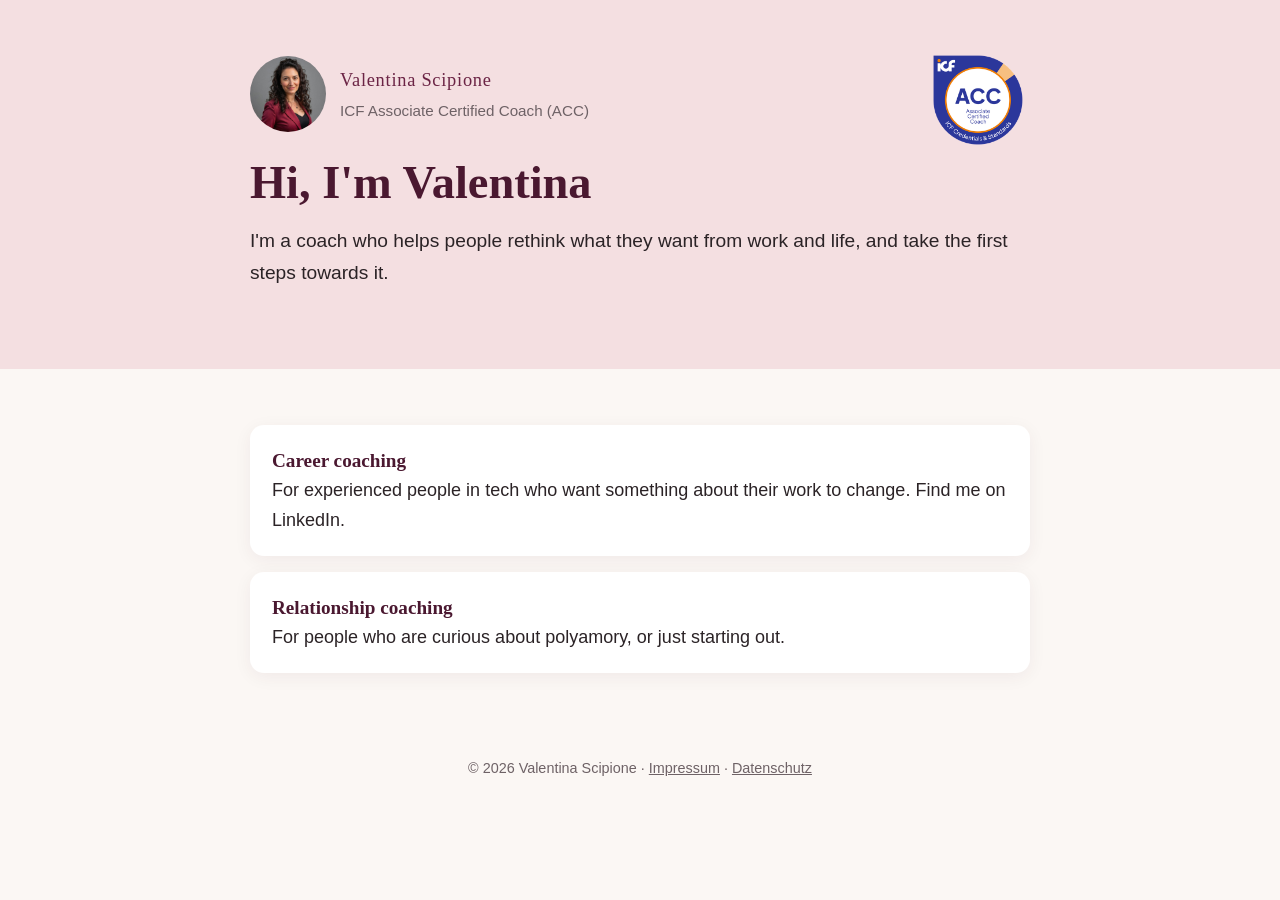
<file: index.html>
<!DOCTYPE html>
<html lang="en">
<head>
  <meta charset="utf-8">
  <meta name="viewport" content="width=device-width, initial-scale=1">
  <title>Valentina Scipione | Coach</title>
  <meta name="description" content="Valentina Scipione, Career Coach and Relationship Coach based in Berlin.">
  <link rel="stylesheet" href="styles.css">
</head>
<body>
  <header class="hero">
    <div class="wrap">
      <img class="hero-badge" src="assets/icf-acc-badge.png" alt="ICF Associate Certified Coach (ACC) badge" width="104" height="104">
      <div class="eyebrow">
        <img src="assets/valentina-portrait.jpg" alt="" width="64" height="64">
        <div>
          <p class="name">Valentina Scipione</p>
          <p class="role">ICF Associate Certified Coach (ACC)</p>
        </div>
      </div>
      <h1>Hi, I'm Valentina</h1>
      <p class="lead">I'm a coach who helps people rethink what they want from work and life, and take the first steps towards it.</p>
    </div>
  </header>
  <main>
    <section class="wrap" style="max-width: 820px;">
      <div class="home-links">
        <a class="home-card" href="https://www.linkedin.com/in/valentinascipione/">
          <strong>Career coaching</strong>
          For experienced people in tech who want something about their work to change. Find me on LinkedIn.
        </a>
        <a class="home-card" href="relationships/">
          <strong>Relationship coaching</strong>
          For people who are curious about polyamory, or just starting out.
        </a>
      </div>
    </section>
  </main>
  <footer>
    <div class="wrap">
      &copy; 2026 Valentina Scipione &middot; <a href="impressum.html">Impressum</a> &middot; <a href="datenschutz.html">Datenschutz</a>
    </div>
  </footer>
</body>
</html>
</file>
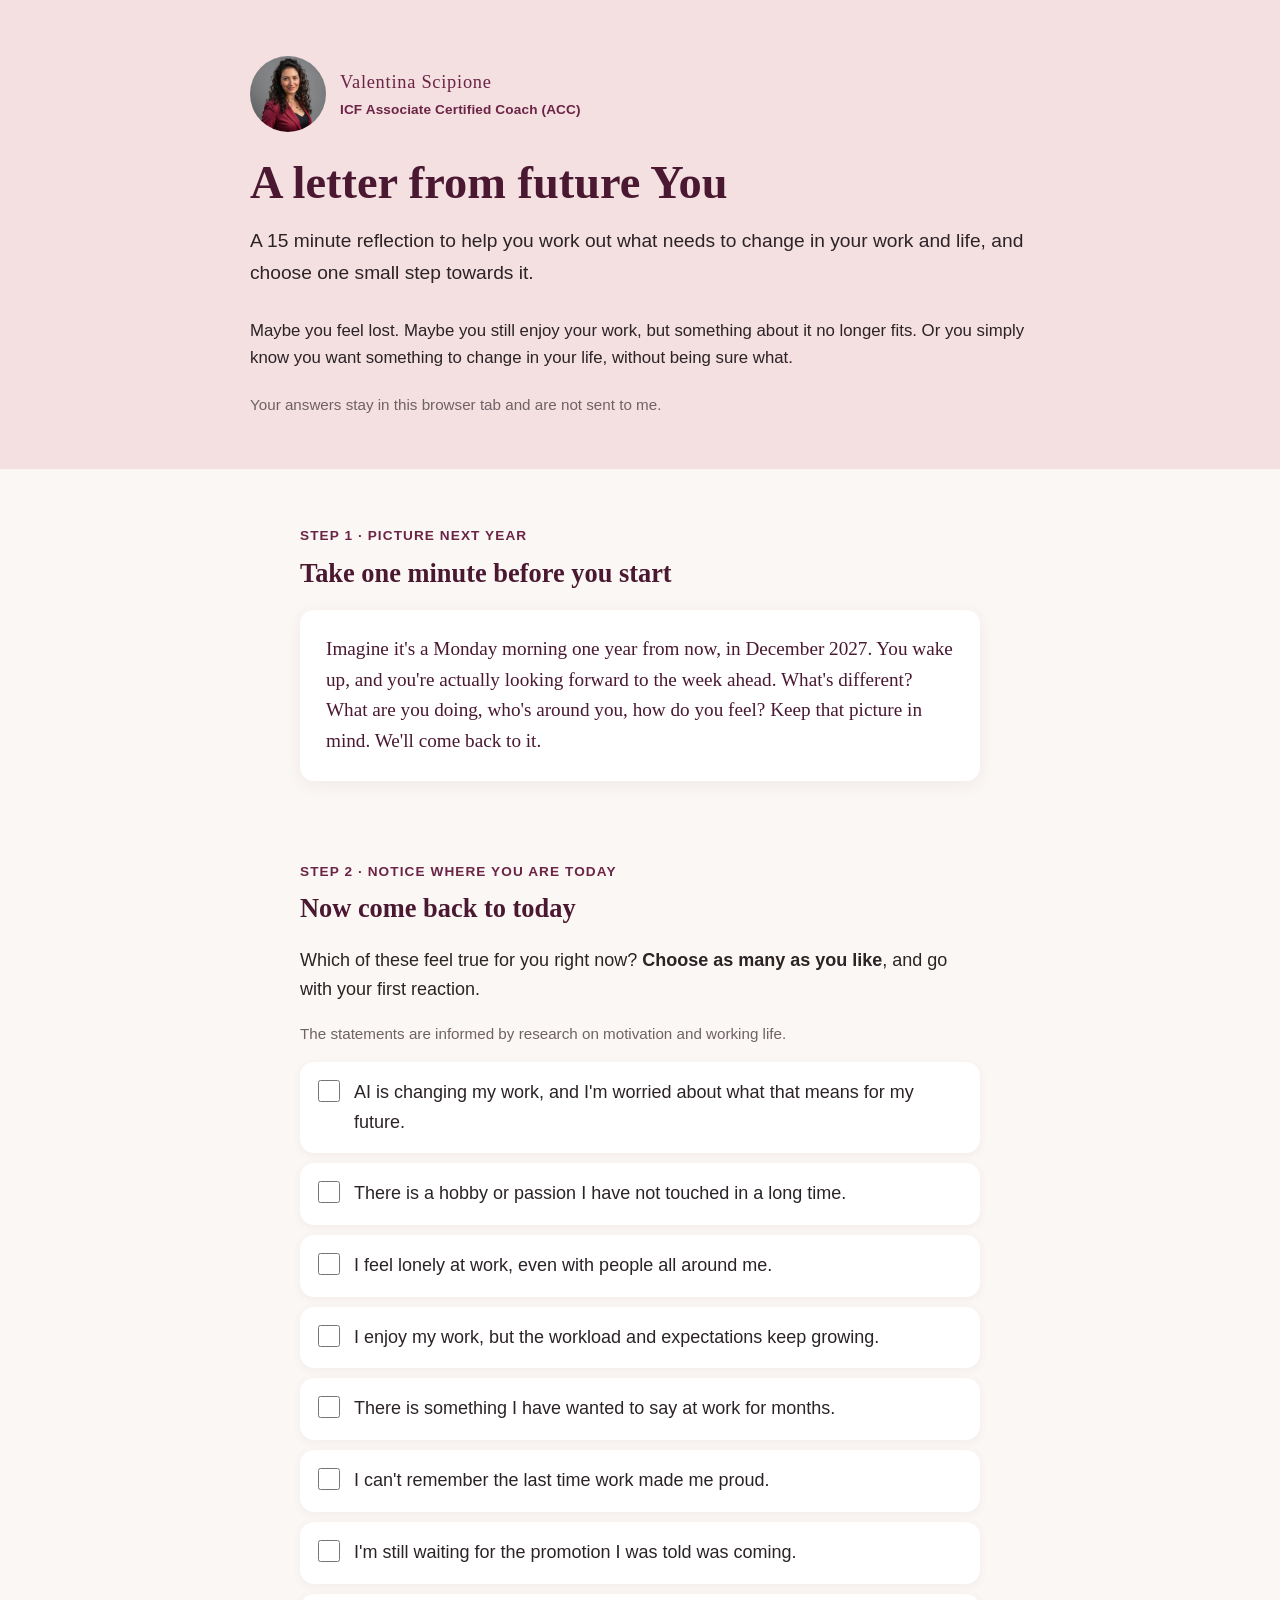
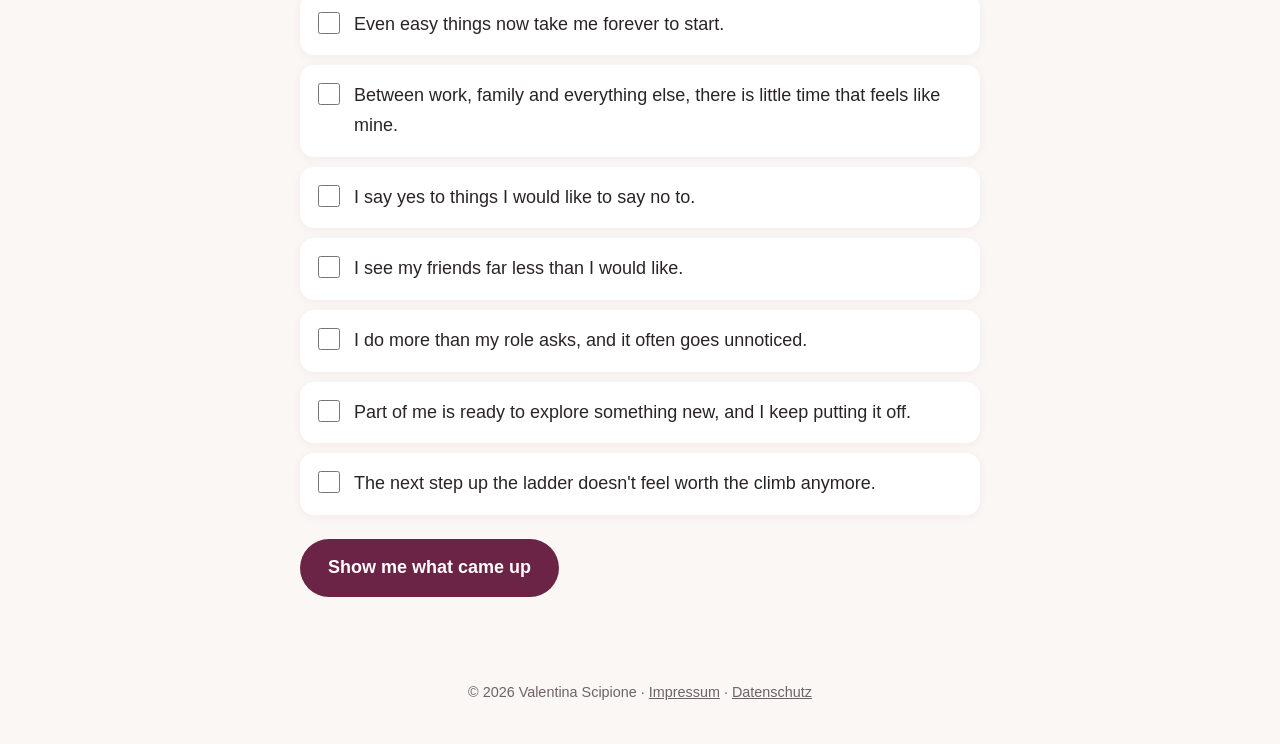
<file: letter/index.html>
<!DOCTYPE html>
<html lang="en">
<head>
  <meta charset="utf-8">
  <meta name="viewport" content="width=device-width, initial-scale=1">
  <title>A letter from future You | Valentina Scipione</title>
  <meta name="description" content="A 15 minute reflection to help you work out what needs to change in your work and life, and choose one small step towards it.">
  <meta name="robots" content="noindex">
  <link rel="stylesheet" href="../styles.css">
  <style>
    .step-label { font-size: 0.85rem; font-weight: 700; letter-spacing: 0.08em; text-transform: uppercase; color: var(--plum); margin: 0 0 8px; }
    .intro { font-size: 1.05rem; margin: 0 0 20px; }
    .imagine { background: #fff; border-radius: var(--radius); padding: 24px 26px; font-family: var(--serif); font-size: 1.2rem; line-height: 1.6; color: var(--plum-dark); box-shadow: 0 4px 18px rgba(74, 24, 48, 0.06); }
    .ticks { list-style: none; padding: 0; margin: 0 0 24px; display: grid; gap: 10px; }
    .ticks label { display: flex; gap: 14px; align-items: flex-start; background: #fff; border: 2px solid transparent; border-radius: var(--radius); padding: 14px 16px; cursor: pointer; box-shadow: 0 2px 10px rgba(74, 24, 48, 0.05); transition: border-color 0.15s, background 0.15s; }
    .ticks input { width: 22px; height: 22px; margin: 2px 0 0; accent-color: var(--plum); flex-shrink: 0; }
    .ticks label:has(input:checked) { border-color: var(--plum); background: #fdf3f4; }
    .hint { font-size: 0.95rem; color: var(--muted); }
    .hidden { display: none; }
    .choices { display: flex; flex-wrap: wrap; gap: 10px; margin-top: 12px; }
    button.button { border: none; font: inherit; font-weight: 600; cursor: pointer; }
    .button.secondary, button.button.secondary { background: #fff; color: var(--plum); border: 2px solid var(--plum); }
    .button.secondary:hover, .button.secondary.active { background: var(--blush); color: var(--plum-dark); }
    .button.small { padding: 8px 18px; font-size: 0.95rem; }
    .choices { align-items: center; }
    .choices .button.active { box-shadow: 0 0 0 3px var(--blush-deep); }
    .piece-name { font-family: var(--serif); font-size: clamp(2rem, 6vw, 2.6rem); color: var(--plum); margin: 0 0 12px; }
    .piece-question { font-family: var(--serif); font-size: 1.2rem; color: var(--plum-dark); }
    .questions { counter-reset: q; list-style: none; padding: 0; margin: 0; display: grid; gap: 14px; }
    .questions li { counter-increment: q; background: #fff; border-radius: var(--radius); padding: 16px 18px 16px 56px; position: relative; }
    .questions li::before { content: counter(q); position: absolute; left: 18px; top: 14px; font-family: var(--serif); font-size: 1.4rem; font-weight: 600; color: var(--plum); }
    .letter { background: #fffdf9; border: 1px solid var(--line); border-radius: 6px; padding: 32px 30px; font-family: var(--serif); font-size: 1.12rem; line-height: 1.7; box-shadow: 0 10px 30px rgba(74, 24, 48, 0.08); }
    .letter .salute { font-size: 1.3rem; color: var(--plum-dark); margin-bottom: 18px; }
    .letter .sign { margin-top: 22px; }
    .options { list-style: none; padding: 0; margin: 14px 0 0; display: grid; gap: 8px; font-family: var(--sans); font-size: 1rem; }
    .options label { display: flex; gap: 12px; align-items: flex-start; padding: 10px 12px; border-radius: 10px; cursor: pointer; }
    .options label:has(input:checked) { background: var(--blush); }
    .options input[type="radio"] { width: 20px; height: 20px; margin: 3px 0 0; accent-color: var(--plum); flex-shrink: 0; }
    .own-step { display: block; width: 100%; margin-top: 8px; font: inherit; padding: 10px 12px; border: 1px solid var(--line); border-radius: 10px; background: #fff; }
    .calendar { display: flex; flex-wrap: wrap; gap: 12px; align-items: center; margin-top: 14px; }
    .calendar input { font: inherit; padding: 10px 12px; border: 1px solid var(--line); border-radius: 10px; background: #fff; }
  </style>
</head>
<body>

  <header class="hero">
    <div class="wrap">
      <div class="eyebrow">
        <img src="../assets/valentina-portrait.jpg" alt="" width="64" height="64">
        <div>
          <p class="name">Valentina Scipione</p>
          <p class="creds"><span>ICF Associate Certified Coach (ACC)</span></p>
        </div>
      </div>
      <h1>A letter from future You</h1>
      <p class="lead">A 15 minute reflection to help you work out what needs to change in your work and life, and choose one small step towards it.</p>
      <p class="intro">Maybe you feel lost. Maybe you still enjoy your work, but something about it no longer fits. Or you simply know you want something to change in your life, without being sure what.</p>
      <p class="format">Your answers stay in this browser tab and are not sent to me.</p>
    </div>
  </header>

  <main>

    <section class="wrap">
      <p class="step-label">Step 1 &middot; Picture next year</p>
      <h2>Take one minute before you start</h2>
      <p class="imagine">Imagine it's a Monday morning one year from now, in <span class="next-date">December 2027</span>. You wake up, and you're actually looking forward to the week ahead. What's different? What are you doing, who's around you, how do you feel? Keep that picture in mind. We'll come back to it.</p>
    </section>

    <section class="wrap" style="padding-top: 8px;">
      <p class="step-label">Step 2 &middot; Notice where you are today</p>
      <h2>Now come back to today</h2>
      <p>Which of these feel true for you right now? <strong>Choose as many as you like</strong>, and go with your first reaction.</p>
      <p class="hint">The statements are informed by research on motivation and working life.</p>
      <ul class="ticks" id="ticks">
        <li><label><input type="checkbox" data-piece="direction"> AI is changing my work, and I'm worried about what that means for my future.</label></li>
        <li><label><input type="checkbox" data-piece="life"> There is a hobby or passion I have not touched in a long time.</label></li>
        <li><label><input type="checkbox" data-piece="connection"> I feel lonely at work, even with people all around me.</label></li>
        <li><label><input type="checkbox" data-piece="energy"> I enjoy my work, but the workload and expectations keep growing.</label></li>
        <li><label><input type="checkbox" data-piece="voice"> There is something I have wanted to say at work for months.</label></li>
        <li><label><input type="checkbox" data-piece="purpose"> I can't remember the last time work made me proud.</label></li>
        <li><label><input type="checkbox" data-piece="recognition"> I'm still waiting for the promotion I was told was coming.</label></li>
        <li><label><input type="checkbox" data-piece="energy"> Even easy things now take me forever to start.</label></li>
        <li><label><input type="checkbox" data-piece="life"> Between work, family and everything else, there is little time that feels like mine.</label></li>
        <li><label><input type="checkbox" data-piece="voice"> I say yes to things I would like to say no to.</label></li>
        <li><label><input type="checkbox" data-piece="connection"> I see my friends far less than I would like.</label></li>
        <li><label><input type="checkbox" data-piece="recognition"> I do more than my role asks, and it often goes unnoticed.</label></li>
        <li><label><input type="checkbox" data-piece="direction"> Part of me is ready to explore something new, and I keep putting it off.</label></li>
        <li><label><input type="checkbox" data-piece="purpose"> The next step up the ladder doesn't feel worth the climb anymore.</label></li>
      </ul>
      <button class="button" type="button" id="show">Show me what came up</button>
      <p class="hint hidden" id="none">Select at least one statement first.</p>

      <div class="hidden" id="choose">
        <p style="margin-top: 24px;" id="touched"></p>
        <div class="choices" id="choices"></div>
      </div>
    </section>

    <div id="result" class="hidden">

      <section class="wrap" style="padding-top: 8px;">
        <p class="step-label">What you chose to explore</p>
        <p class="piece-name" id="piece-name"></p>
        <p id="piece-meaning"></p>
        <p class="piece-question" id="piece-question"></p>
      </section>

      <section class="wrap" style="padding-top: 8px;">
        <p class="step-label">Step 3 &middot; Reflect</p>
        <h2>Five questions to sit with</h2>
        <p class="hint">Take a minute with each one. Notice what comes up first.</p>
        <ol class="questions" id="questions"></ol>
      </section>

      <section class="wrap" style="padding-top: 8px;">
        <p class="step-label">Step 4 &middot; Your letter</p>
        <h2>Here is your letter</h2>
        <p class="hint">Remember the picture from the start? Here is one version of what your life could look like a year from now. Keep what fits, and change what doesn't.</p>
        <div class="letter">
          <p class="salute">Dear you,</p>
          <p id="letter-body"></p>
          <p>It all started with something small, in <span class="this-date">December 2026</span>, when I&hellip;</p>
          <ul class="options" id="options"></ul>
          <p class="sign">With love,<br>You, one year from now</p>
        </div>
      </section>

      <section class="wrap" style="padding-top: 8px;">
        <p class="step-label">Step 5 &middot; Make it real</p>
        <h2>Put your first step in your calendar</h2>
        <p>Pick the step that feels right in your letter, choose a day and a time in the next few days, and add it to your calendar. Small is perfect. This is where it starts.</p>
        <div class="calendar">
          <input type="date" id="date" aria-label="Date for your first step">
          <input type="time" id="time" value="19:00" aria-label="Time for your first step">
        </div>
        <div class="calendar">
          <button class="button" type="button" id="gcal">Add to Google Calendar</button>
          <button class="button secondary" type="button" id="ics">Apple, Outlook and others</button>
        </div>
        <p class="hint hidden" id="pick-first">Choose one step in your letter first, or write your own.</p>
      </section>

      <div class="wrap">
        <section class="cta">
          <h2>Want some help thinking it through?</h2>
          <p>We can talk about what came up, what you would like to change and whether coaching could help. The first chat is free and takes 30 minutes.</p>
          <a class="button" href="https://cal.com/valentinascipione/free-chat">Book a free 30 minute chat</a>
        </section>
      </div>

    </div>

  </main>

  <footer>
    <div class="wrap">
      &copy; 2026 Valentina Scipione &middot; <a href="../impressum.html">Impressum</a> &middot; <a href="../datenschutz.html">Datenschutz</a>
    </div>
  </footer>

  <script>
    // Everything runs in the browser. Nothing is sent or stored.
    var PIECES = {
      energy: {
        scope: "work and life",
        cost: "What is it costing you to keep running on empty?",
        ifKnew: "If you knew you had all the energy you need, what would you do with it?",
        name: "Energy",
        meaning: "You may be giving more energy than your work gives back, with little time to recover.",
        question: "What would help you refill the tank?",
        letter: "This year, I started looking after my energy. Some weeks are still full, and I have learned to protect a little time to recover. Evenings feel more like evenings again, and I notice the difference.",
        steps: [
          ["kept one evening free from work", "Evening off work"],
          ["shortened or cancelled one meeting in my calendar", "Shorten one meeting"],
          ["took a real lunch break, away from my desk", "Real lunch break"],
          ["booked one day off just for me", "Book a day off"]
        ]
      },
      voice: {
        scope: "working life",
        cost: "What is it costing you to keep these things unsaid?",
        ifKnew: "If you knew your voice would be welcome, what would you say first?",
        name: "Voice",
        meaning: "You may have more to say about your work than you are saying right now.",
        question: "What would you like to have more say in?",
        letter: "This year, I started using my voice. I said the thing I had been holding back, and I practised saying no when I meant it. Bit by bit, my work started to feel more like mine.",
        steps: [
          ["said no to one request, kindly and clearly", "Say no once"],
          ["booked a 1:1 with my manager to talk about what I want next", "Book a 1:1 about what I want"],
          ["turned off work notifications for one evening", "Notifications off for the evening"],
          ["practised the conversation I had been avoiding, out loud, with a friend", "Practise the conversation"]
        ]
      },
      direction: {
        scope: "working life",
        cost: "What is it costing you to wait and see what happens?",
        ifKnew: "If you knew you could handle whatever changes come, what would you start exploring?",
        name: "Direction",
        meaning: "Your work may be changing faster than you can decide what you want from it, and the future can feel uncertain.",
        question: "What would help you feel more prepared for what comes next?",
        letter: "This year, I stopped waiting to see where the changes would take me. AI kept changing things, and I chose what to keep, what to learn and where I might go next. The future still has questions, and I feel more ready for them.",
        steps: [
          ["built something small and fun with AI, just for me, like a travel planner or a reading tracker", "Build something fun with AI"],
          ["gave 30 minutes to a skill I was curious about, just for the joy of it", "30 minutes on a new skill"],
          ["asked someone a few steps ahead of me how they handle the change", "Ask someone ahead of me"],
          ["named the three parts of my work I want to keep, whatever happens", "Name what I want to keep"]
        ]
      },
      recognition: {
        scope: "working life",
        cost: "What is it costing you to wait to be noticed?",
        ifKnew: "If you knew your work was truly valued, what would you ask for?",
        name: "Recognition",
        meaning: "You may be giving a lot, with too little of it being seen.",
        question: "What would you like people to notice about your work?",
        letter: "This year, I became clearer about what I contribute and what I want to ask for. I stopped leaving every conversation about my progression for another day.",
        steps: [
          ["asked my manager what I need to show to reach the next level", "Ask about the next level"],
          ["shared one recent win with my team or my manager", "Share one win"],
          ["asked two colleagues what they see as my strengths", "Ask about my strengths"],
          ["added my latest achievements to my CV or LinkedIn", "Update my CV"]
        ]
      },
      purpose: {
        scope: "working life",
        cost: "What is it costing you to keep going without a clear reason?",
        ifKnew: "If you knew your work could make a difference, what would you make it about?",
        name: "Purpose",
        meaning: "The reason behind your work may have faded for now.",
        question: "When did your work last feel worth it, and what was different then?",
        letter: "This year, I reconnected with why my work matters to me. Some Mondays still feel like Mondays, but more often I can point to something that made me proud.",
        steps: [
          ["had a coffee with someone whose work I admire, and asked what keeps them going", "Coffee with someone I admire"],
          ["asked someone who uses my work what difference it makes to them", "Ask about my impact"],
          ["spent one hour on an idea I had been curious about", "One hour on an idea"],
          ["thought back to my three proudest moments at work and noticed what they had in common", "Remember my proudest moments"]
        ]
      },
      connection: {
        scope: "work and life",
        cost: "What is it costing you to keep everything to yourself?",
        ifKnew: "If you knew people would be happy to hear from you, who would you contact first?",
        name: "Connection",
        meaning: "You may be missing people around you who really get you, at work or outside it.",
        question: "Who would you like to feel closer to?",
        letter: "This year, I found my people again. I have a few colleagues and friends I can really talk to, and work feels less lonely than it did.",
        steps: [
          ["invited one colleague for a coffee or a walk", "Coffee with a colleague"],
          ["messaged an old friend or colleague I miss", "Message someone I miss"],
          ["went to one meetup or community event", "Go to a meetup"],
          ["told someone at work how I am really doing", "Tell someone how I am"]
        ]
      },
      life: {
        scope: "life",
        cost: "What is it costing you to keep putting your own life on hold?",
        ifKnew: "If you knew you had one hour a day just for you, what would you do with it?",
        name: "Life",
        meaning: "You may want more room for life outside work.",
        question: "What would you like that space to be for?",
        letter: "This year, I made more room for my life. Slowly at first: one evening, then another. I picked up something I love again, and the people around me get more of the version of me with energy left at the end of the day.",
        steps: [
          ["put one thing I love back in my calendar, even for 30 minutes", "Time for something I love"],
          ["asked for help with one thing, so I could have an hour just for myself", "An hour just for me"],
          ["planned one thing for the weekend that has nothing to do with work", "Plan something for the weekend"],
          ["tried finishing work at my chosen time on one day", "Finish work on time"]
        ]
      }
    };

    function $(id) { return document.getElementById(id); }

    function listNames(keys) {
      var names = keys.map(function (k) { return PIECES[k].name.toLowerCase(); });
      if (names.length === 1) return names[0];
      return names.slice(0, -1).join(", ") + " and " + names[names.length - 1];
    }

    function addOption(ul, value, text, label) {
      var li = document.createElement("li");
      var lab = document.createElement("label");
      var input = document.createElement("input");
      input.type = "radio"; input.name = "step"; input.value = value; input.dataset.label = label;
      lab.appendChild(input);
      lab.appendChild(document.createTextNode(" " + text));
      li.appendChild(lab);
      ul.appendChild(li);
      return { li: li, label: lab, input: input };
    }

    function showResult(key) {
      var p = PIECES[key];
      document.querySelectorAll("#choose button").forEach(function (b) { b.classList.toggle("active", b.dataset.key === key); });
      $("piece-name").textContent = p.name;
      $("piece-meaning").textContent = p.meaning;
      $("piece-question").textContent = p.question;
      $("letter-body").textContent = p.letter;
      var qs = [
        "If nothing changed in your " + p.scope + " over the next year, how would you feel?",
        p.cost,
        p.ifKnew,
        "What would you like to do more of, and less of?",
        "If you quiet your fear for a moment, what does your gut tell you to do first?"
      ];
      var ol = $("questions");
      ol.innerHTML = "";
      qs.forEach(function (q) { var li = document.createElement("li"); li.textContent = q; ol.appendChild(li); });
      var ul = $("options");
      ul.innerHTML = "";
      p.steps.forEach(function (s) { addOption(ul, s[0], s[0], s[1]); });

      // "My own step" option with a short text field
      var own = addOption(ul, "own", "", "");
      own.label.removeChild(own.label.lastChild);
      var span = document.createElement("span");
      span.style.flex = "1";
      span.appendChild(document.createTextNode("chose my own first step:"));
      var text = document.createElement("input");
      text.type = "text"; text.className = "own-step"; text.id = "own-text"; text.maxLength = 120;
      text.placeholder = "Write your step here";
      text.addEventListener("focus", function () { own.input.checked = true; });
      span.appendChild(text);
      own.label.appendChild(span);

      $("result").classList.remove("hidden");
      $("piece-name").scrollIntoView({ behavior: "smooth", block: "center" });
    }

    function makeButton(key, main) {
      var b = document.createElement("button");
      b.type = "button"; b.className = main ? "button" : "button secondary small"; b.textContent = PIECES[key].name; b.dataset.key = key;
      b.addEventListener("click", function () { showResult(key); });
      return b;
    }

    function updateCount() {
      var n = document.querySelectorAll("#ticks input:checked").length;
      $("show").textContent = n ? "Show me what came up (" + n + " selected)" : "Show me what came up";
    }
    document.querySelectorAll("#ticks input").forEach(function (i) { i.addEventListener("change", updateCount); });

    $("show").addEventListener("click", function () {
      var counts = {};
      var boxes = document.querySelectorAll("#ticks input:checked");
      $("none").classList.toggle("hidden", boxes.length > 0);
      $("result").classList.add("hidden");
      if (!boxes.length) { $("choose").classList.add("hidden"); return; }
      boxes.forEach(function (b) { counts[b.dataset.piece] = (counts[b.dataset.piece] || 0) + 1; });
      var order = Object.keys(PIECES);
      var keys = Object.keys(counts).sort(function (a, b) { return counts[b] - counts[a] || order.indexOf(a) - order.indexOf(b); });
      var max = counts[keys[0]];
      var top = keys.filter(function (k) { return counts[k] === max; });
      var others = keys.filter(function (k) { return counts[k] < max; }).slice(0, 2);
      var box = $("choices"); box.innerHTML = "";
      top.forEach(function (k) { box.appendChild(makeButton(k, true)); });
      others.forEach(function (k) { box.appendChild(makeButton(k, false)); });
      var first = top.length === 1
        ? "Your answers point most to " + listNames(top) + ". Would you like to explore it today?"
        : "Your answers point most to " + listNames(top) + ". Which would you like to explore today?";
      $("touched").textContent = first + (others.length ? " Or does something else feel more important right now?" : "");
      $("choose").classList.remove("hidden");
      $("choose").scrollIntoView({ behavior: "smooth", block: "center" });
    });

    // Dates in the text always follow today's date, so the page works all year
    (function () {
      var months = ["January", "February", "March", "April", "May", "June", "July", "August", "September", "October", "November", "December"];
      var now = new Date();
      var thisDate = months[now.getMonth()] + " " + now.getFullYear();
      var nextDate = months[now.getMonth()] + " " + (now.getFullYear() + 1);
      document.querySelectorAll(".this-date").forEach(function (e) { e.textContent = thisDate; });
      document.querySelectorAll(".next-date").forEach(function (e) { e.textContent = nextDate; });
    })();

    (function () {
      var d = new Date(); d.setDate(d.getDate() + 1);
      $("date").value = d.getFullYear() + "-" + String(d.getMonth() + 1).padStart(2, "0") + "-" + String(d.getDate()).padStart(2, "0");
    })();

    function esc(t) { return t.replace(/\\/g, "\\\\").replace(/;/g, "\\;").replace(/,/g, "\\,").replace(/\r?\n/g, "\\n"); }
    function fmt(d) {
      function p(n) { return String(n).padStart(2, "0"); }
      return d.getFullYear() + p(d.getMonth() + 1) + p(d.getDate()) + "T" + p(d.getHours()) + p(d.getMinutes()) + "00";
    }

    function getEvent() {
      var chosen = document.querySelector("#options input:checked");
      var full = "", label = "";
      if (chosen && chosen.value === "own") {
        full = ($("own-text").value || "").trim();
        label = full.length > 40 ? full.slice(0, 40).trim() + "\u2026" : full;
      } else if (chosen) {
        full = chosen.value; label = chosen.dataset.label;
      }
      $("pick-first").classList.toggle("hidden", !!full);
      var ds = $("date").value;
      if (!full || !ds) return null;
      var t = ($("time").value || "19:00").split(":");
      var parts = ds.split("-");
      var start = new Date(+parts[0], +parts[1] - 1, +parts[2], +t[0], +t[1]);
      return {
        title: "My first step: " + label,
        details: full.charAt(0).toUpperCase() + full.slice(1) + "\n\nSmall is perfect. This is where it starts.",
        start: fmt(start),
        end: fmt(new Date(start.getTime() + 30 * 60000))
      };
    }

    $("gcal").addEventListener("click", function () {
      var e = getEvent(); if (!e) return;
      var url = "https://calendar.google.com/calendar/render?action=TEMPLATE"
        + "&text=" + encodeURIComponent(e.title)
        + "&dates=" + e.start + "/" + e.end
        + "&details=" + encodeURIComponent(e.details);
      window.open(url, "_blank", "noopener");
    });

    $("ics").addEventListener("click", function () {
      var e = getEvent(); if (!e) return;
      var ics = [
        "BEGIN:VCALENDAR", "VERSION:2.0", "PRODID:-//valentinascipione.com//first step//EN",
        "BEGIN:VEVENT",
        "UID:" + Date.now() + "@valentinascipione.com",
        "DTSTAMP:" + new Date().toISOString().replace(/[-:]/g, "").slice(0, 15) + "Z",
        "DTSTART:" + e.start,
        "DTEND:" + e.end,
        "SUMMARY:" + esc(e.title),
        "DESCRIPTION:" + esc(e.details),
        "END:VEVENT", "END:VCALENDAR"
      ].join("\r\n");
      var a = document.createElement("a");
      a.href = "data:text/calendar;charset=utf-8," + encodeURIComponent(ics);
      a.download = "MyFirstStep.ics";
      document.body.appendChild(a); a.click(); a.remove();
    });
  </script>
</body>
</html>
</file>
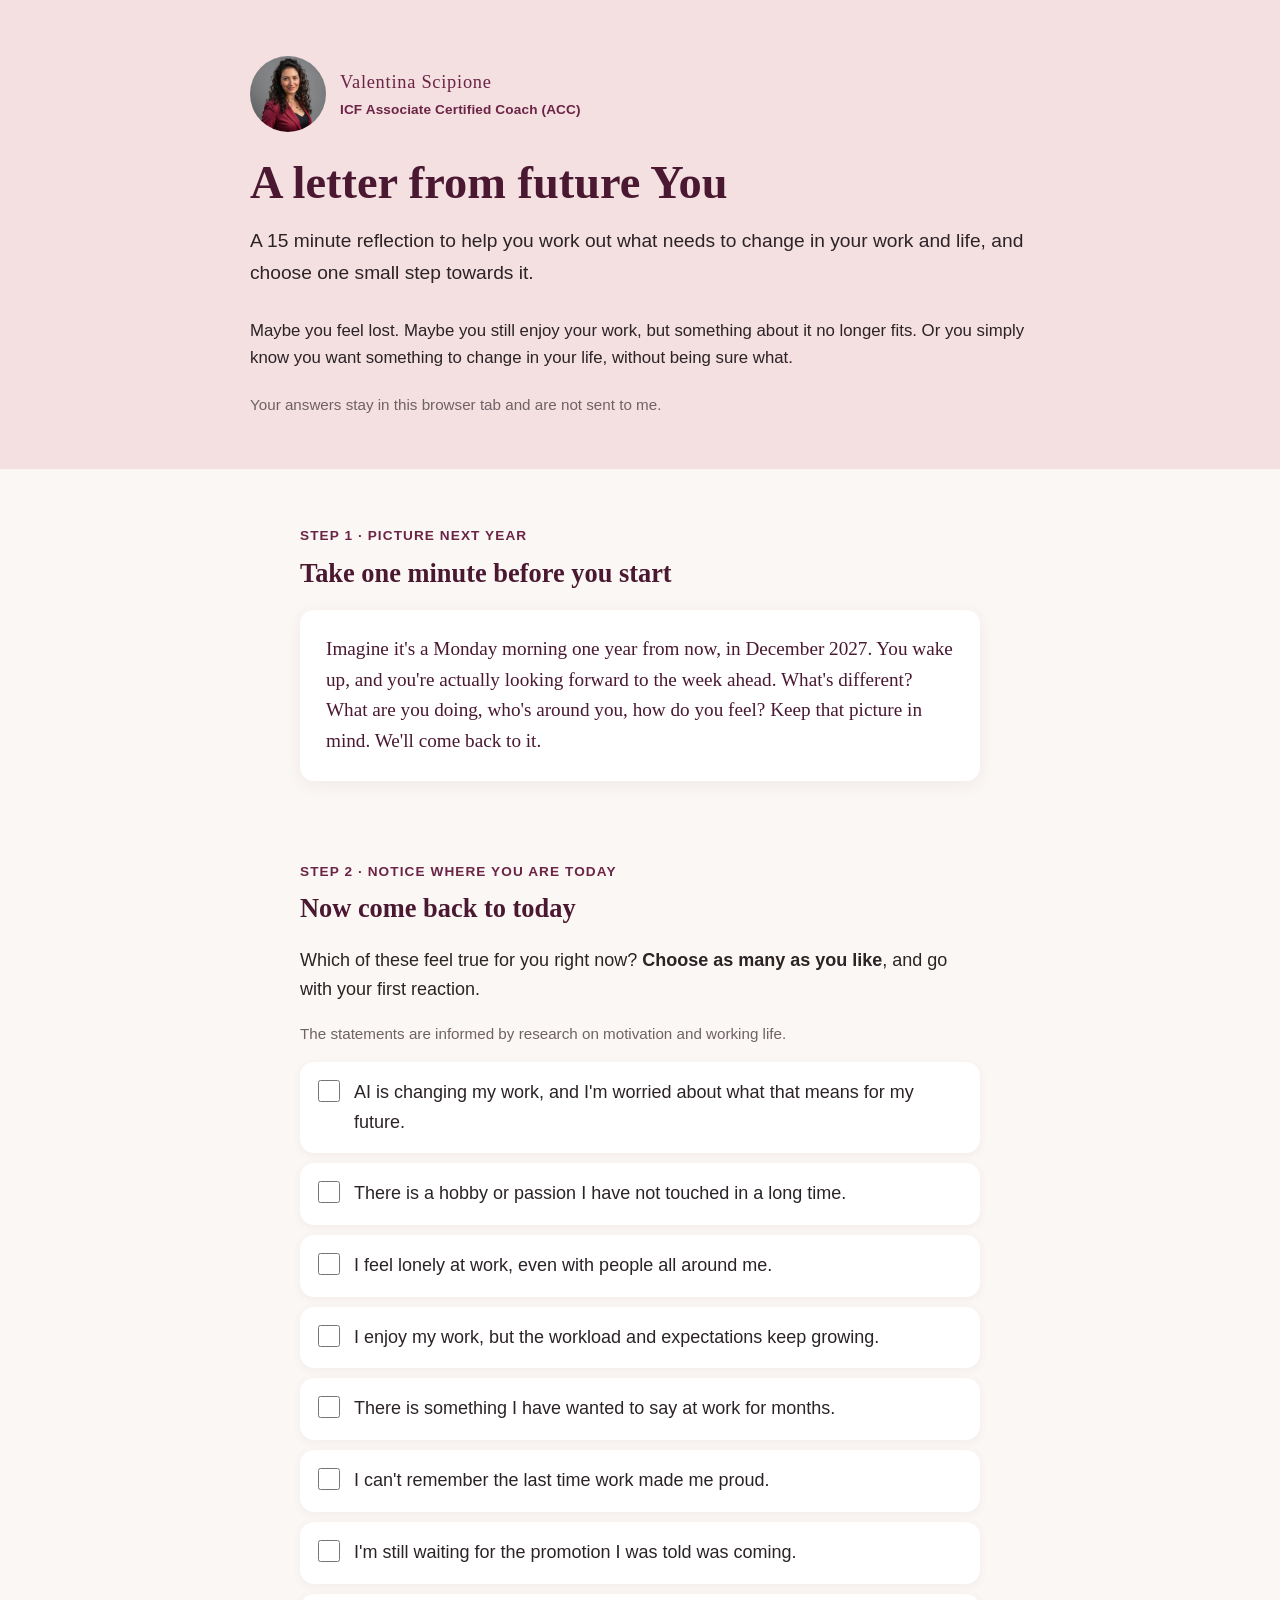
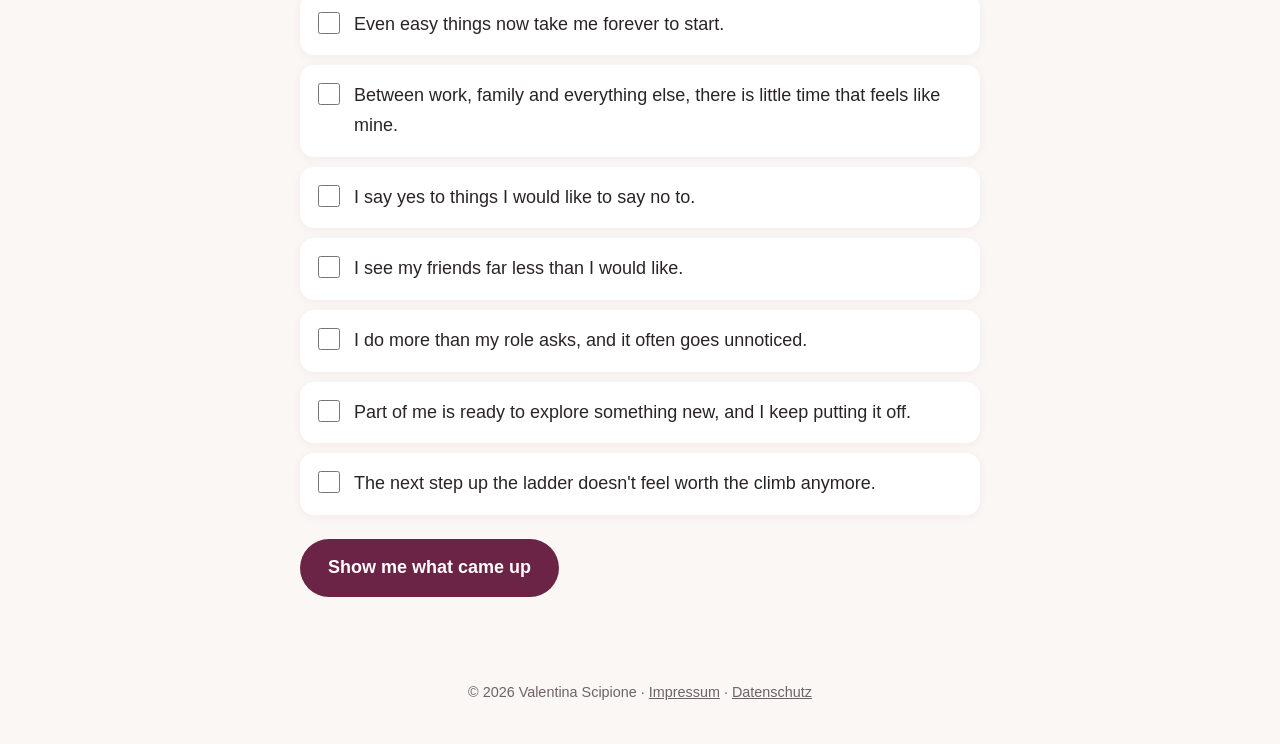
<file: missing-piece/index.html>
<!DOCTYPE html>
<html lang="en">
<head>
  <meta charset="utf-8">
  <meta name="robots" content="noindex">
  <meta http-equiv="refresh" content="0; url=../letter/">
  <link rel="canonical" href="https://valentinascipione.com/letter/">
  <title>A letter from future You | Valentina Scipione</title>
</head>
<body>
  <p>This page has moved: <a href="../letter/">valentinascipione.com/letter</a></p>
</body>
</html>
</file>
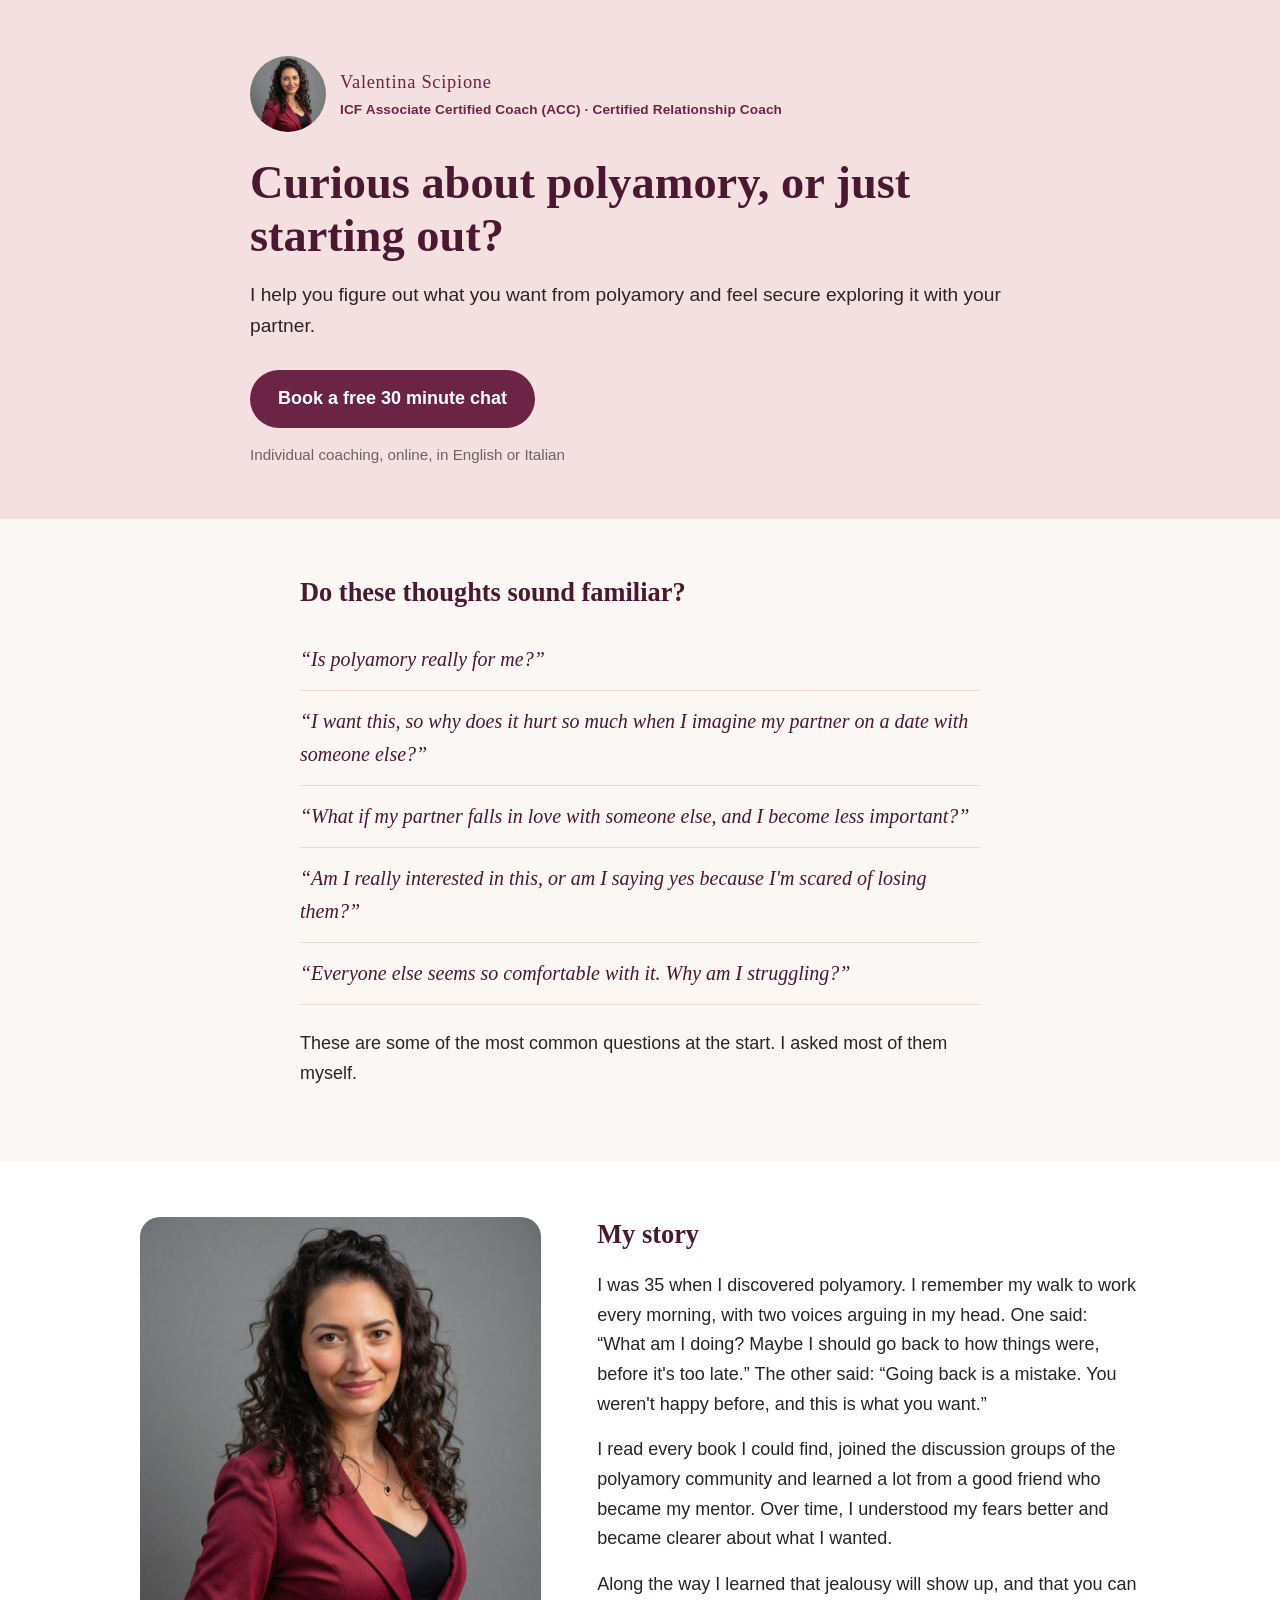
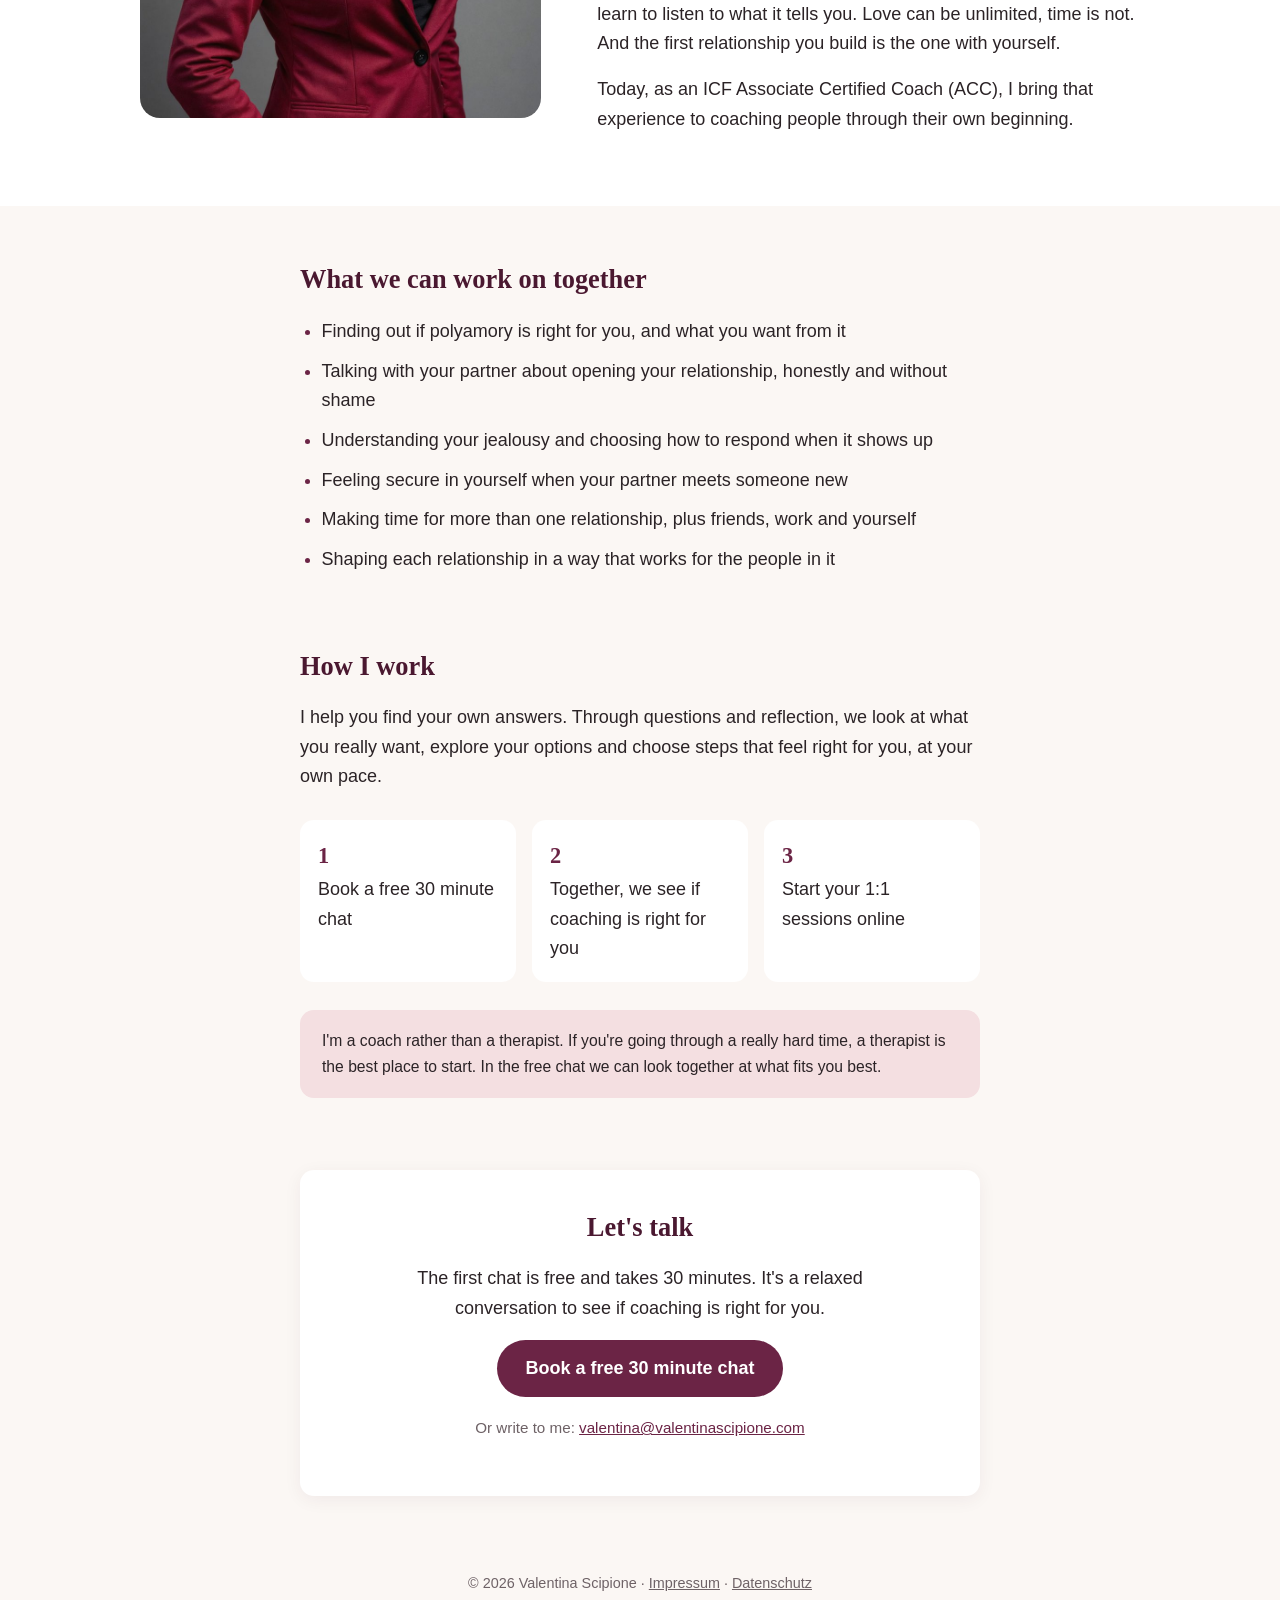
<file: relationships/index.html>
<!DOCTYPE html>
<html lang="en">
<head>
  <meta charset="utf-8">
  <meta name="viewport" content="width=device-width, initial-scale=1">
  <title>Valentina Scipione | Polyamory Coaching</title>
  <meta name="description" content="Curious about polyamory, or just starting out? I help you figure out what you want from polyamory and feel secure exploring it with your partner.">
  <link rel="stylesheet" href="../styles.css">
</head>
<body>

  <header class="hero">
    <div class="wrap">
      <a class="eyebrow" href="../">
        <img src="../assets/valentina-portrait.jpg" alt="" width="64" height="64">
        <div>
          <p class="name">Valentina Scipione</p>
          <p class="creds"><span>ICF Associate Certified Coach (ACC)</span><span class="sep"> &middot; </span><span>Certified Relationship Coach</span></p>
        </div>
      </a>
      <h1>Curious about polyamory, or just starting out?</h1>
      <p class="lead">I help you figure out what you want from polyamory and feel secure exploring it with your partner.</p>
      <a class="button" href="https://cal.com/valentinascipione/free-chat">Book a free 30 minute chat</a>
      <p class="format">Individual coaching, online, in English or Italian</p>
    </div>
  </header>

  <main>

    <section class="wrap">
      <h2>Do these thoughts sound familiar?</h2>
      <ul class="quotes">
        <li>&ldquo;Is polyamory really for me?&rdquo;</li>
        <li>&ldquo;I want this, so why does it hurt so much when I imagine my partner on a date with someone else?&rdquo;</li>
        <li>&ldquo;What if my partner falls in love with someone else, and I become less important?&rdquo;</li>
        <li>&ldquo;Am I really interested in this, or am I saying yes because I'm scared of losing them?&rdquo;</li>
        <li>&ldquo;Everyone else seems so comfortable with it. Why am I struggling?&rdquo;</li>
      </ul>
      <p>These are some of the most common questions at the start. I asked most of them myself.</p>
    </section>

    <div class="story-band">
      <div class="story">
        <img src="../assets/valentina-portrait.jpg" alt="Portrait of Valentina Scipione" width="880" height="1100">
        <div>
          <h2>My story</h2>
          <p>I was 35 when I discovered polyamory. I remember my walk to work every morning, with two voices arguing in my head. One said: &ldquo;What am I doing? Maybe I should go back to how things were, before it's too late.&rdquo; The other said: &ldquo;Going back is a mistake. You weren't happy before, and this is what you want.&rdquo;</p>
          <p>I read every book I could find, joined the discussion groups of the polyamory community and learned a lot from a good friend who became my mentor. Over time, I understood my fears better and became clearer about what I wanted.</p>
          <p>Along the way I learned that jealousy will show up, and that you can learn to listen to what it tells you. Love can be unlimited, time is not. And the first relationship you build is the one with yourself.</p>
          <p>Today, as an ICF Associate Certified Coach (ACC), I bring that experience to coaching people through their own beginning.</p>
        </div>
      </div>
    </div>

    <section class="wrap">
      <h2>What we can work on together</h2>
      <ul class="list">
        <li>Finding out if polyamory is right for you, and what you want from it</li>
        <li>Talking with your partner about opening your relationship, honestly and without shame</li>
        <li>Understanding your jealousy and choosing how to respond when it shows up</li>
        <li>Feeling secure in yourself when your partner meets someone new</li>
        <li>Making time for more than one relationship, plus friends, work and yourself</li>
        <li>Shaping each relationship in a way that works for the people in it</li>
      </ul>
    </section>

    <section class="wrap" style="padding-top: 8px;">
      <h2>How I work</h2>
      <p>I help you find your own answers. Through questions and reflection, we look at what you really want, explore your options and choose steps that feel right for you, at your own pace.</p>
      <ol class="steps">
        <li>Book a free 30 minute chat</li>
        <li>Together, we see if coaching is right for you</li>
        <li>Start your 1:1 sessions online</li>
      </ol>
      <p class="callout">I'm a coach rather than a therapist. If you're going through a really hard time, a therapist is the best place to start. In the free chat we can look together at what fits you best.</p>
    </section>

    <div class="wrap">
      <section class="cta">
        <h2>Let's talk</h2>
        <p>The first chat is free and takes 30 minutes. It's a relaxed conversation to see if coaching is right for you.</p>
        <a class="button" href="https://cal.com/valentinascipione/free-chat">Book a free 30 minute chat</a>
        <p class="small">Or write to me: <a href="mailto:valentina@valentinascipione.com">valentina@valentinascipione.com</a></p>
      </section>
    </div>

  </main>

  <footer>
    <div class="wrap">
      &copy; 2026 Valentina Scipione &middot; <a href="../impressum.html">Impressum</a> &middot; <a href="../datenschutz.html">Datenschutz</a>
    </div>
  </footer>

</body>
</html>
</file>
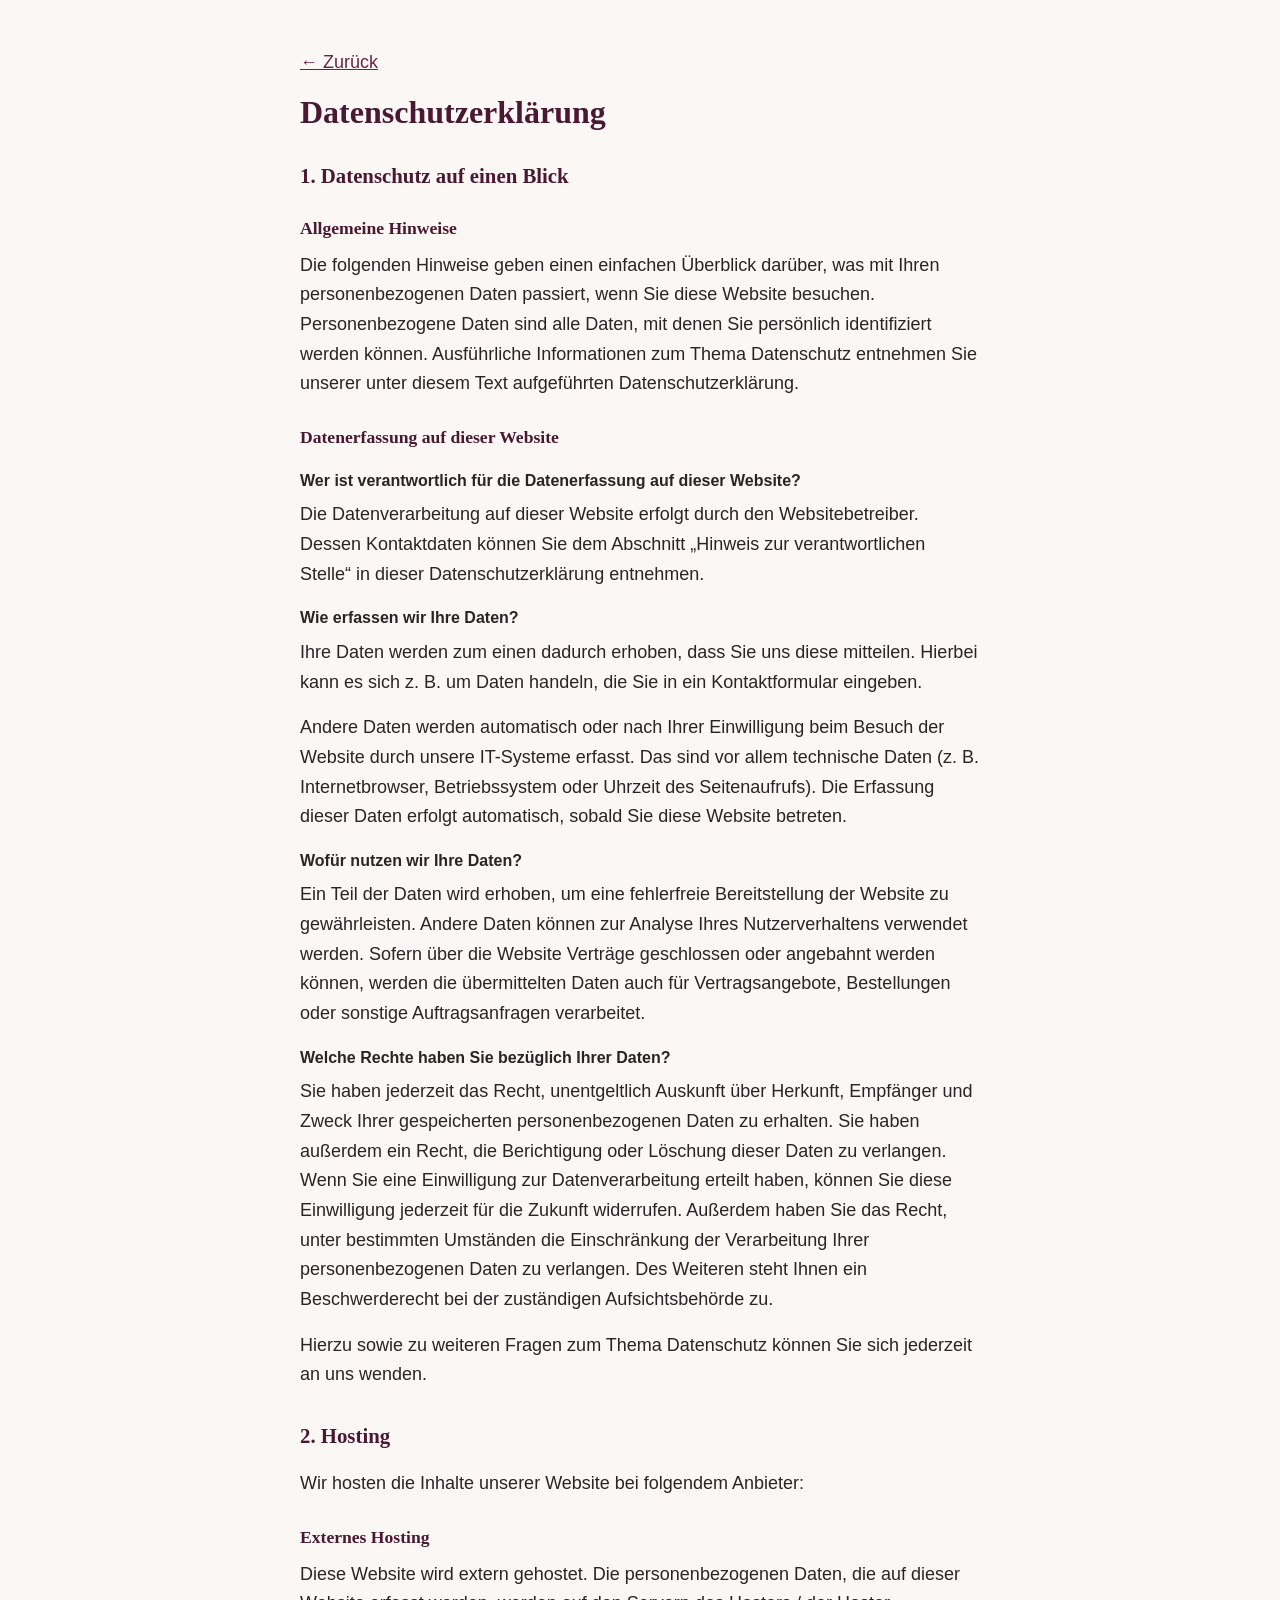
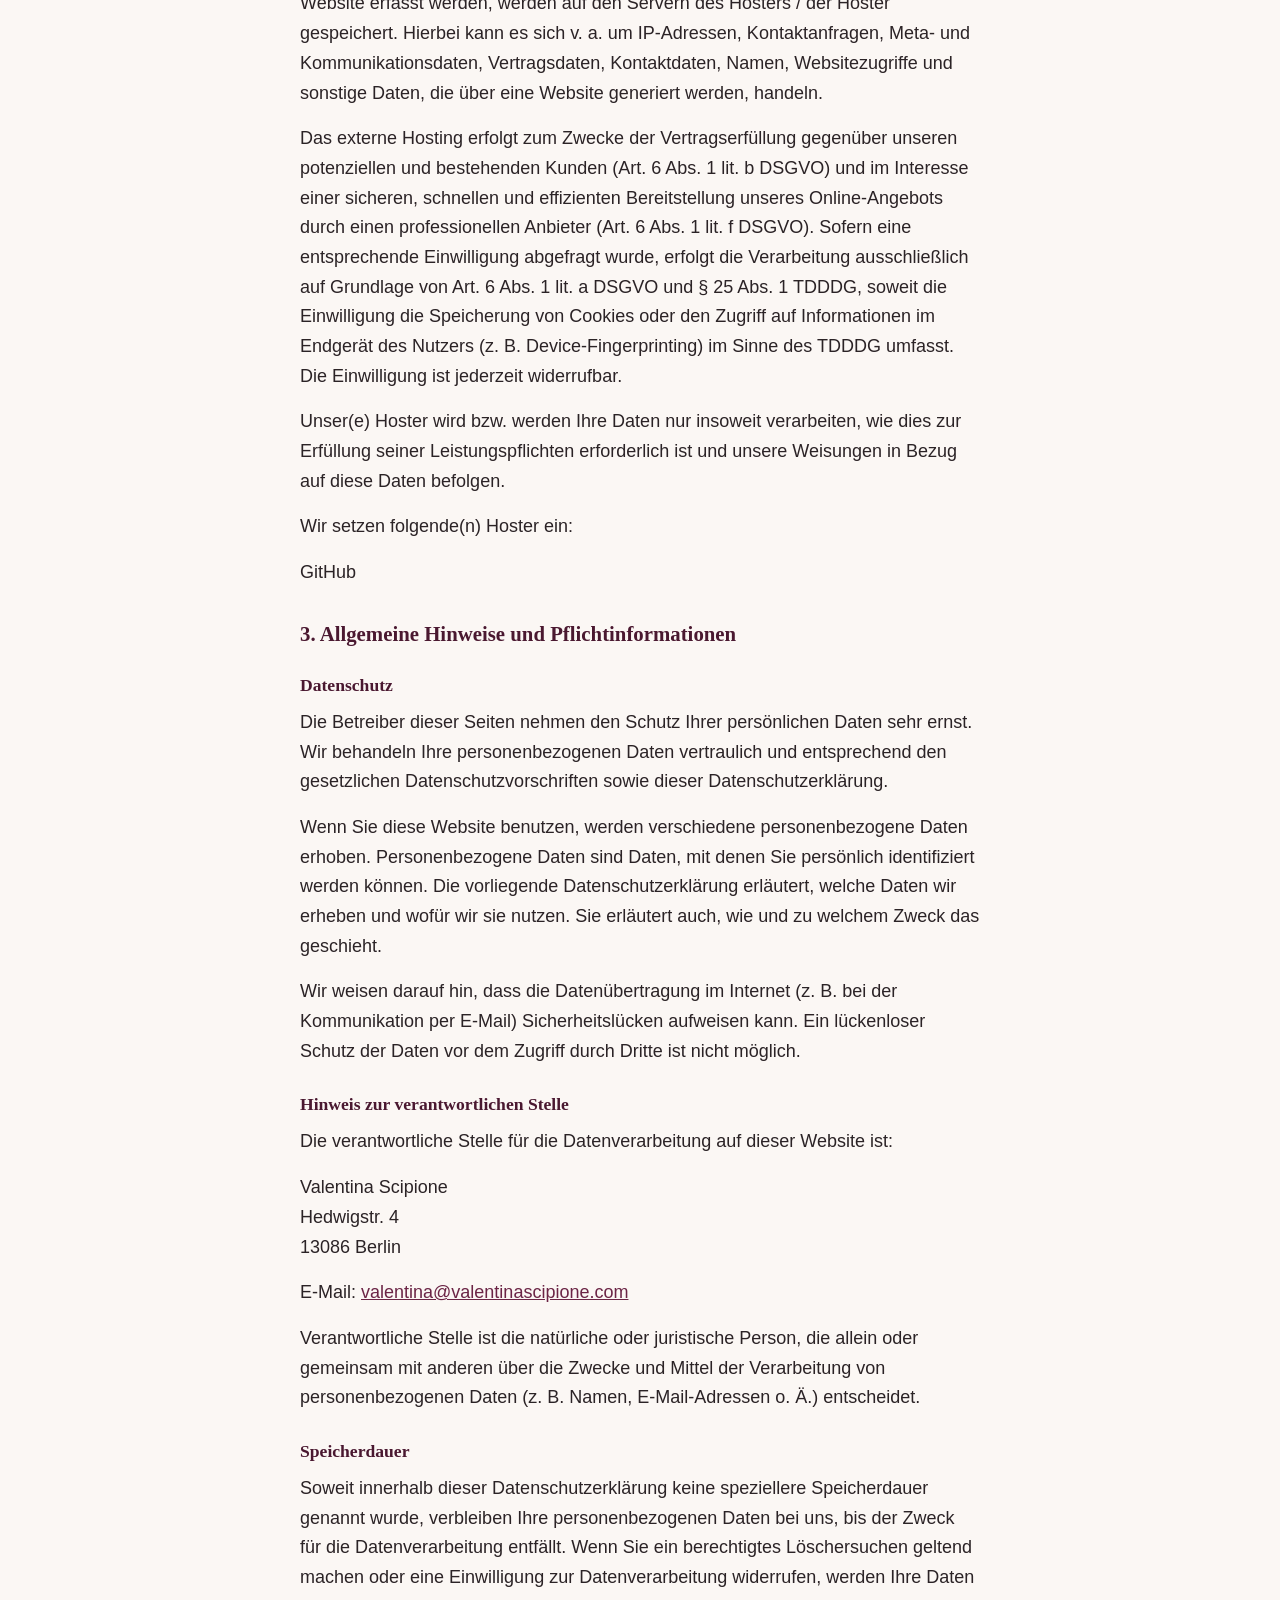
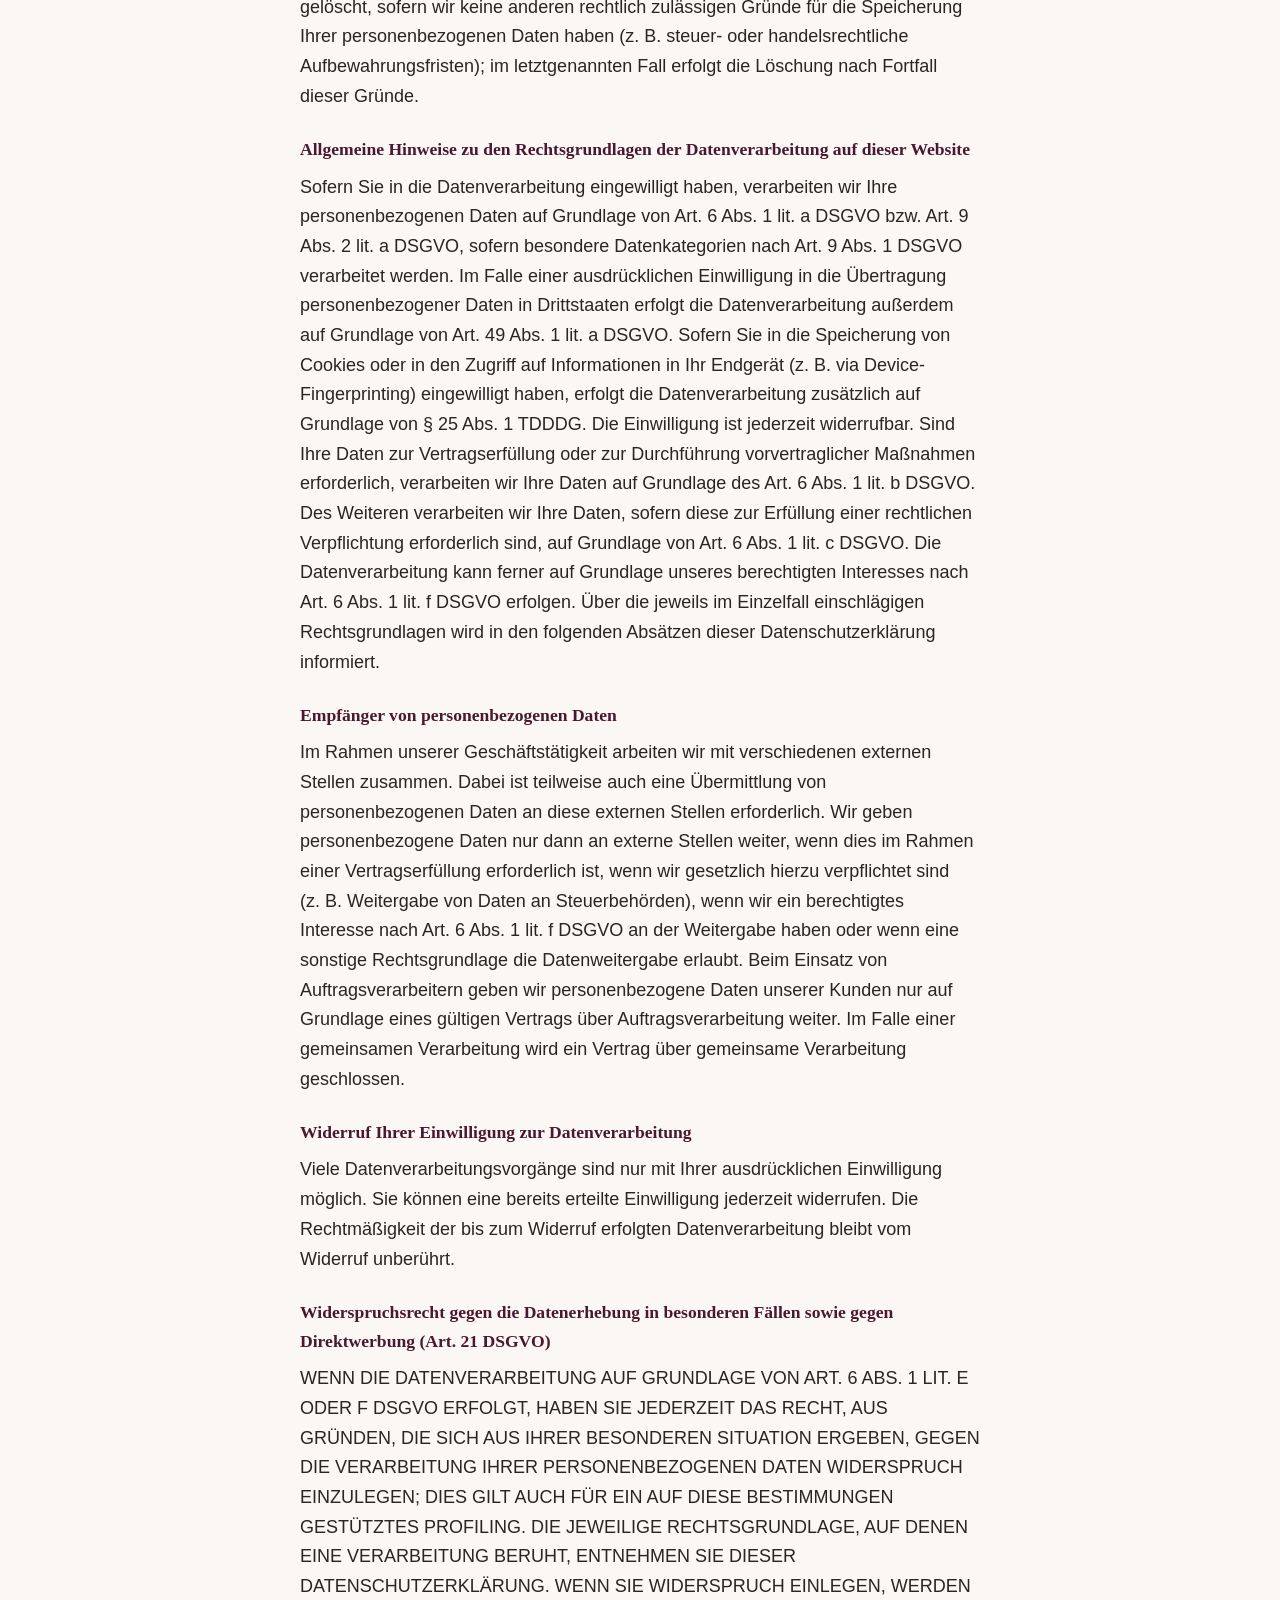
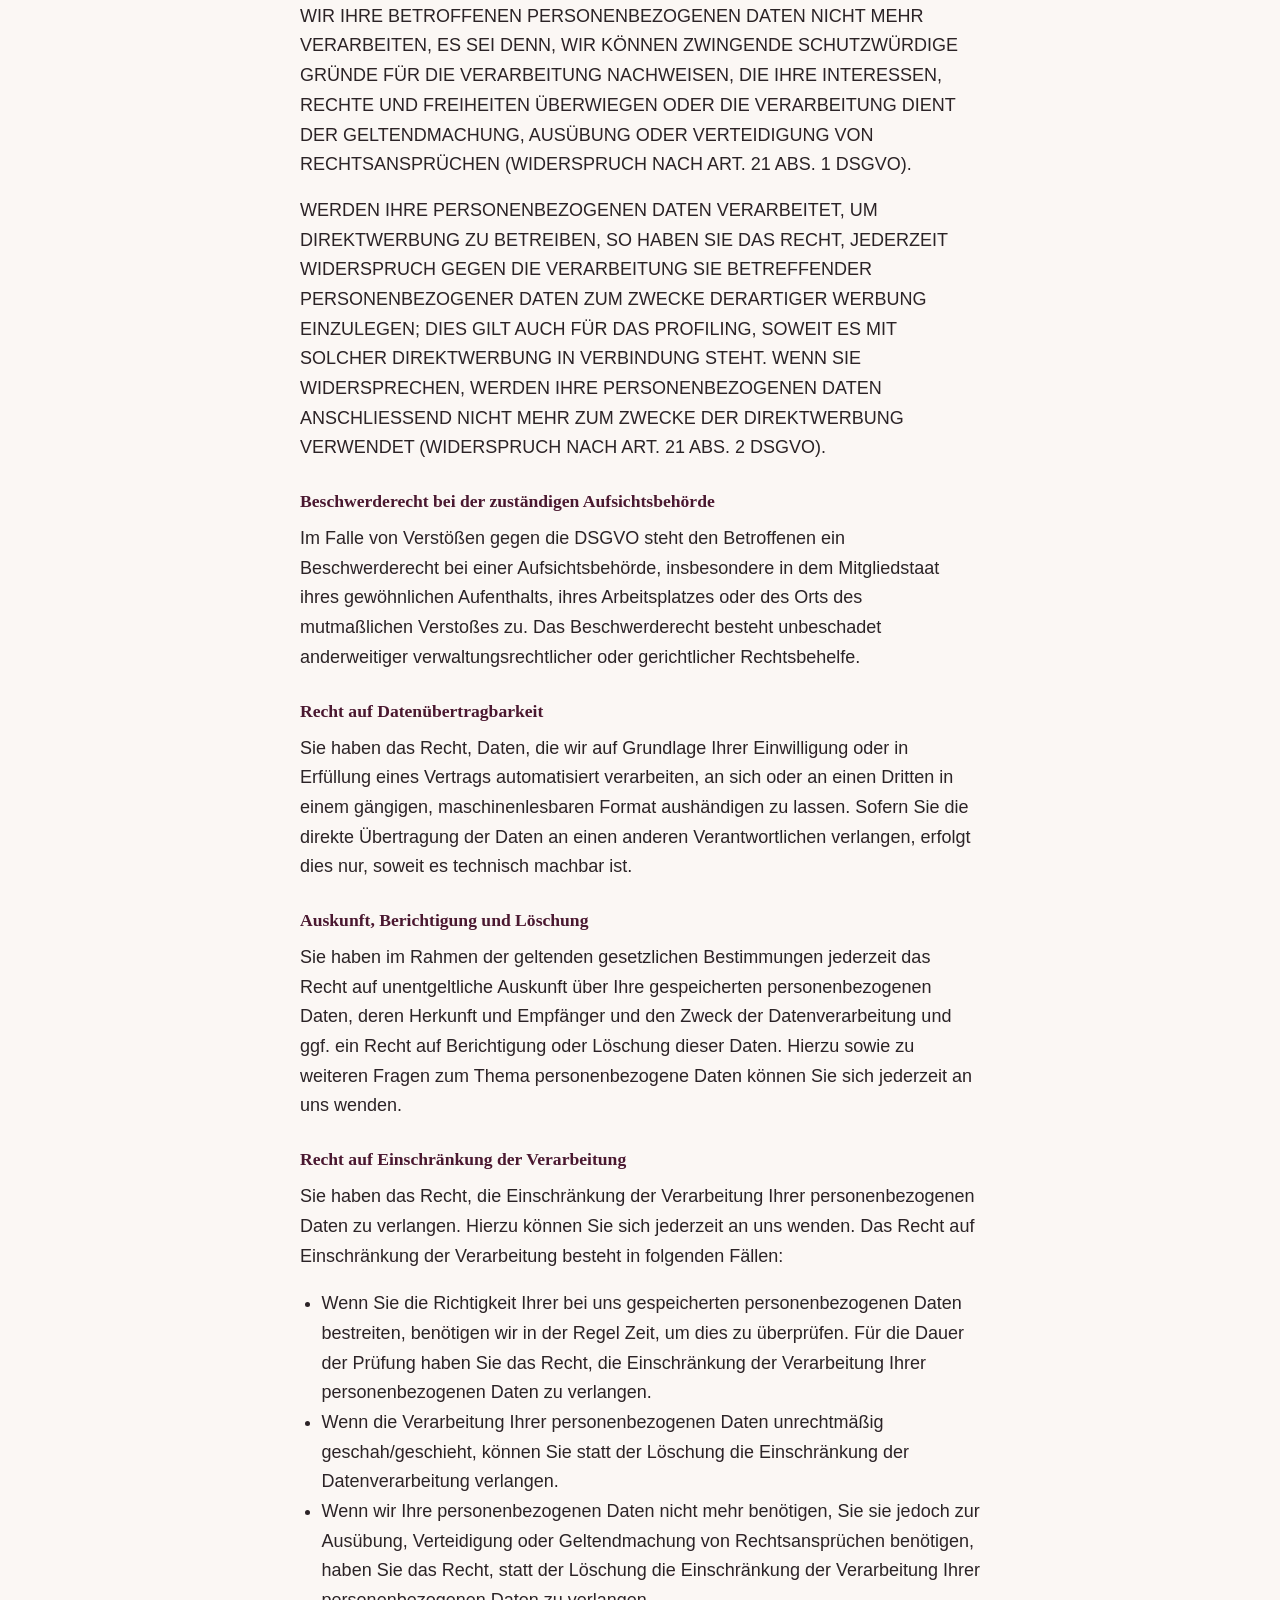
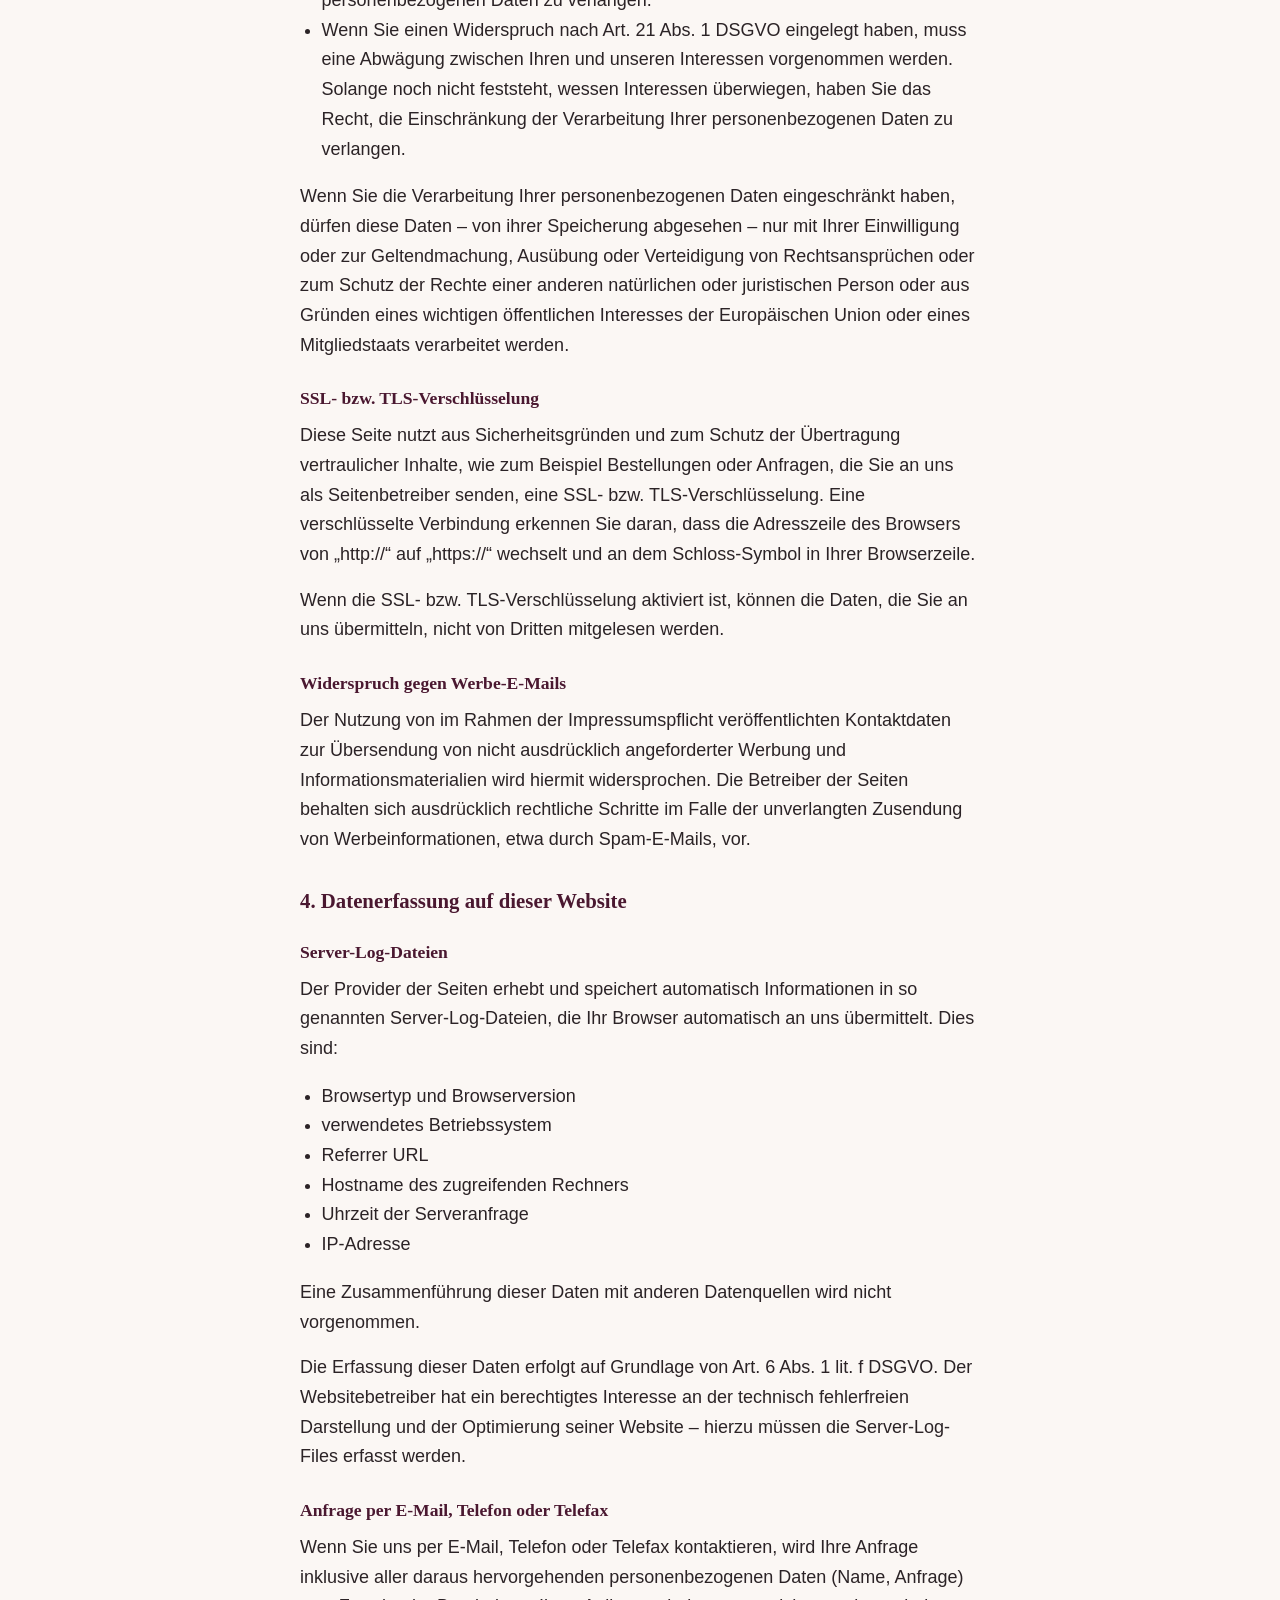
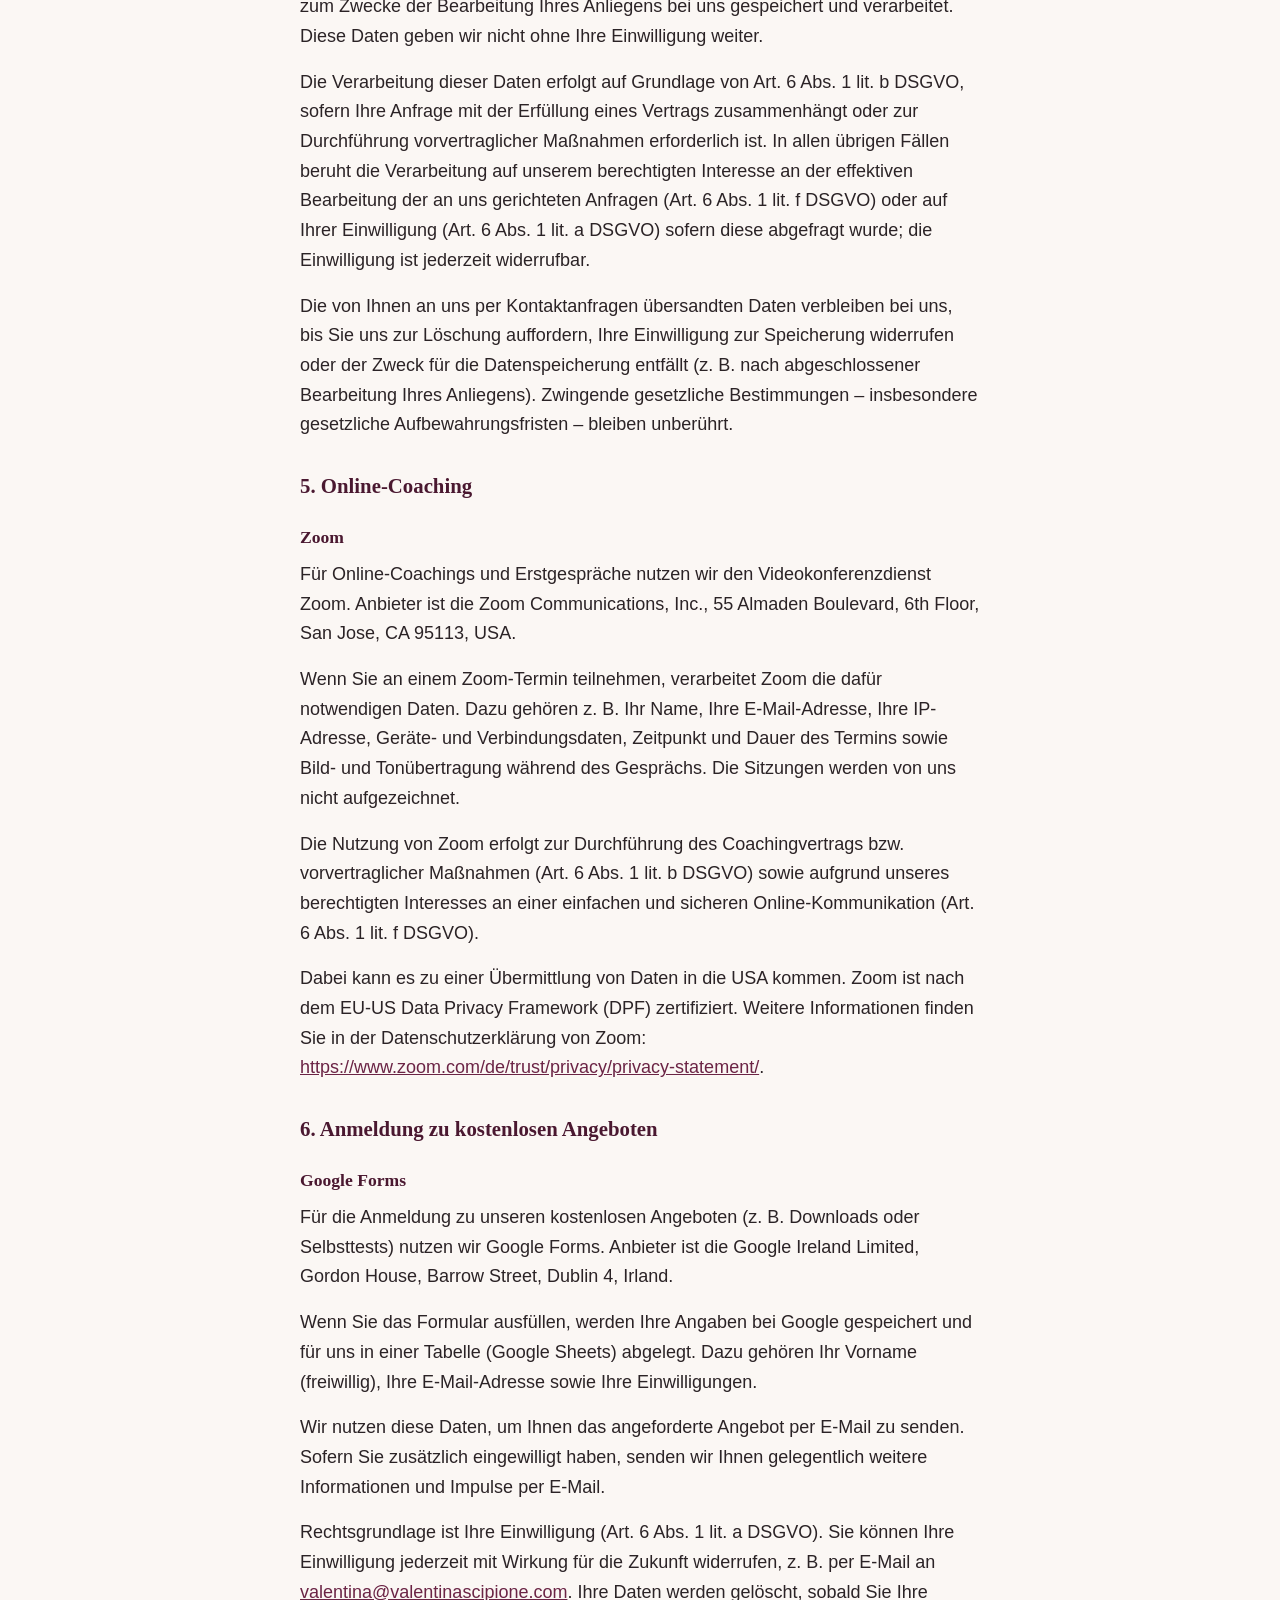
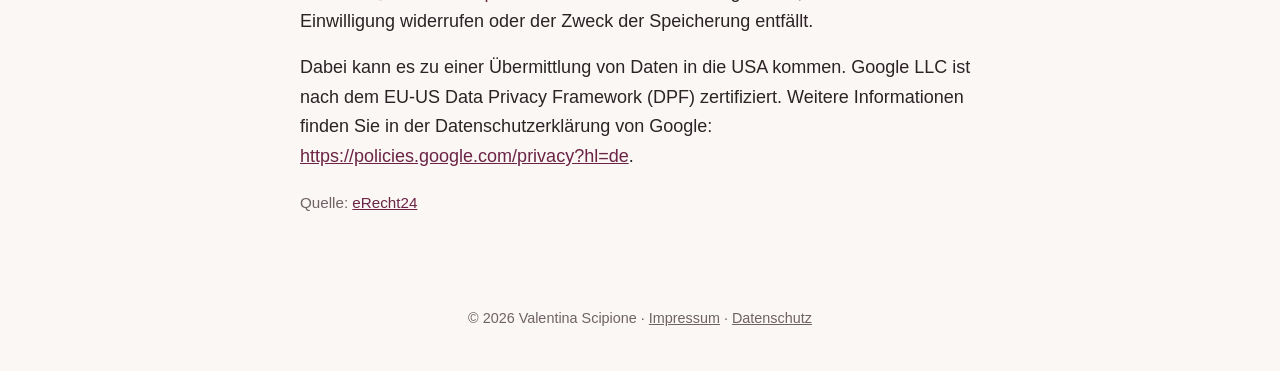
<file: datenschutz.html>
<!DOCTYPE html>
<html lang="de">
<head>
  <meta charset="utf-8">
  <meta name="viewport" content="width=device-width, initial-scale=1">
  <title>Datenschutzerklärung | Valentina Scipione</title>
  <meta name="robots" content="noindex">
  <link rel="stylesheet" href="styles.css">
</head>
<body>
  <main class="wrap legal">
    <p><a href="./">&larr; Zurück</a></p>
    <h1>Datenschutz&shy;erklärung</h1>

    <h2>1. Datenschutz auf einen Blick</h2>
    <h3>Allgemeine Hinweise</h3>
    <p>Die folgenden Hinweise geben einen einfachen Überblick darüber, was mit Ihren personenbezogenen Daten passiert, wenn Sie diese Website besuchen. Personenbezogene Daten sind alle Daten, mit denen Sie persönlich identifiziert werden können. Ausführliche Informationen zum Thema Datenschutz entnehmen Sie unserer unter diesem Text aufgeführten Datenschutzerklärung.</p>
    <h3>Datenerfassung auf dieser Website</h3>
    <h4>Wer ist verantwortlich für die Datenerfassung auf dieser Website?</h4>
    <p>Die Datenverarbeitung auf dieser Website erfolgt durch den Websitebetreiber. Dessen Kontaktdaten können Sie dem Abschnitt „Hinweis zur verantwortlichen Stelle“ in dieser Datenschutzerklärung entnehmen.</p>
    <h4>Wie erfassen wir Ihre Daten?</h4>
    <p>Ihre Daten werden zum einen dadurch erhoben, dass Sie uns diese mitteilen. Hierbei kann es sich z.&nbsp;B. um Daten handeln, die Sie in ein Kontaktformular eingeben.</p>
    <p>Andere Daten werden automatisch oder nach Ihrer Einwilligung beim Besuch der Website durch unsere IT-Systeme erfasst. Das sind vor allem technische Daten (z.&nbsp;B. Internetbrowser, Betriebssystem oder Uhrzeit des Seitenaufrufs). Die Erfassung dieser Daten erfolgt automatisch, sobald Sie diese Website betreten.</p>
    <h4>Wofür nutzen wir Ihre Daten?</h4>
    <p>Ein Teil der Daten wird erhoben, um eine fehlerfreie Bereitstellung der Website zu gewährleisten. Andere Daten können zur Analyse Ihres Nutzerverhaltens verwendet werden. Sofern über die Website Verträge geschlossen oder angebahnt werden können, werden die übermittelten Daten auch für Vertragsangebote, Bestellungen oder sonstige Auftragsanfragen verarbeitet.</p>
    <h4>Welche Rechte haben Sie bezüglich Ihrer Daten?</h4>
    <p>Sie haben jederzeit das Recht, unentgeltlich Auskunft über Herkunft, Empfänger und Zweck Ihrer gespeicherten personenbezogenen Daten zu erhalten. Sie haben außerdem ein Recht, die Berichtigung oder Löschung dieser Daten zu verlangen. Wenn Sie eine Einwilligung zur Datenverarbeitung erteilt haben, können Sie diese Einwilligung jederzeit für die Zukunft widerrufen. Außerdem haben Sie das Recht, unter bestimmten Umständen die Einschränkung der Verarbeitung Ihrer personenbezogenen Daten zu verlangen. Des Weiteren steht Ihnen ein Beschwerderecht bei der zuständigen Aufsichtsbehörde zu.</p>
    <p>Hierzu sowie zu weiteren Fragen zum Thema Datenschutz können Sie sich jederzeit an uns wenden.</p>

    <h2>2. Hosting</h2>
    <p>Wir hosten die Inhalte unserer Website bei folgendem Anbieter:</p>
    <h3>Externes Hosting</h3>
    <p>Diese Website wird extern gehostet. Die personenbezogenen Daten, die auf dieser Website erfasst werden, werden auf den Servern des Hosters / der Hoster gespeichert. Hierbei kann es sich v.&nbsp;a. um IP-Adressen, Kontaktanfragen, Meta- und Kommunikationsdaten, Vertragsdaten, Kontaktdaten, Namen, Websitezugriffe und sonstige Daten, die über eine Website generiert werden, handeln.</p>
    <p>Das externe Hosting erfolgt zum Zwecke der Vertragserfüllung gegenüber unseren potenziellen und bestehenden Kunden (Art. 6 Abs. 1 lit. b DSGVO) und im Interesse einer sicheren, schnellen und effizienten Bereitstellung unseres Online-Angebots durch einen professionellen Anbieter (Art. 6 Abs. 1 lit. f DSGVO). Sofern eine entsprechende Einwilligung abgefragt wurde, erfolgt die Verarbeitung ausschließlich auf Grundlage von Art. 6 Abs. 1 lit. a DSGVO und §&nbsp;25 Abs. 1 TDDDG, soweit die Einwilligung die Speicherung von Cookies oder den Zugriff auf Informationen im Endgerät des Nutzers (z.&nbsp;B. Device-Fingerprinting) im Sinne des TDDDG umfasst. Die Einwilligung ist jederzeit widerrufbar.</p>
    <p>Unser(e) Hoster wird bzw. werden Ihre Daten nur insoweit verarbeiten, wie dies zur Erfüllung seiner Leistungspflichten erforderlich ist und unsere Weisungen in Bezug auf diese Daten befolgen.</p>
    <p>Wir setzen folgende(n) Hoster ein:</p>
    <p>GitHub</p>

    <h2>3. Allgemeine Hinweise und Pflicht&shy;informationen</h2>
    <h3>Datenschutz</h3>
    <p>Die Betreiber dieser Seiten nehmen den Schutz Ihrer persönlichen Daten sehr ernst. Wir behandeln Ihre personenbezogenen Daten vertraulich und entsprechend den gesetzlichen Datenschutzvorschriften sowie dieser Datenschutzerklärung.</p>
    <p>Wenn Sie diese Website benutzen, werden verschiedene personenbezogene Daten erhoben. Personenbezogene Daten sind Daten, mit denen Sie persönlich identifiziert werden können. Die vorliegende Datenschutzerklärung erläutert, welche Daten wir erheben und wofür wir sie nutzen. Sie erläutert auch, wie und zu welchem Zweck das geschieht.</p>
    <p>Wir weisen darauf hin, dass die Datenübertragung im Internet (z.&nbsp;B. bei der Kommunikation per E-Mail) Sicherheitslücken aufweisen kann. Ein lückenloser Schutz der Daten vor dem Zugriff durch Dritte ist nicht möglich.</p>
    <h3>Hinweis zur verantwortlichen Stelle</h3>
    <p>Die verantwortliche Stelle für die Datenverarbeitung auf dieser Website ist:</p>
    <p>Valentina Scipione<br>Hedwigstr. 4<br>13086 Berlin</p>
    <p>E-Mail: <a href="mailto:valentina@valentinascipione.com">valentina@valentinascipione.com</a></p>
    <p>Verantwortliche Stelle ist die natürliche oder juristische Person, die allein oder gemeinsam mit anderen über die Zwecke und Mittel der Verarbeitung von personenbezogenen Daten (z.&nbsp;B. Namen, E-Mail-Adressen o.&nbsp;Ä.) entscheidet.</p>
    <h3>Speicherdauer</h3>
    <p>Soweit innerhalb dieser Datenschutzerklärung keine speziellere Speicherdauer genannt wurde, verbleiben Ihre personenbezogenen Daten bei uns, bis der Zweck für die Datenverarbeitung entfällt. Wenn Sie ein berechtigtes Löschersuchen geltend machen oder eine Einwilligung zur Datenverarbeitung widerrufen, werden Ihre Daten gelöscht, sofern wir keine anderen rechtlich zulässigen Gründe für die Speicherung Ihrer personenbezogenen Daten haben (z.&nbsp;B. steuer- oder handelsrechtliche Aufbewahrungsfristen); im letztgenannten Fall erfolgt die Löschung nach Fortfall dieser Gründe.</p>
    <h3>Allgemeine Hinweise zu den Rechtsgrundlagen der Datenverarbeitung auf dieser Website</h3>
    <p>Sofern Sie in die Datenverarbeitung eingewilligt haben, verarbeiten wir Ihre personenbezogenen Daten auf Grundlage von Art. 6 Abs. 1 lit. a DSGVO bzw. Art. 9 Abs. 2 lit. a DSGVO, sofern besondere Datenkategorien nach Art. 9 Abs. 1 DSGVO verarbeitet werden. Im Falle einer ausdrücklichen Einwilligung in die Übertragung personenbezogener Daten in Drittstaaten erfolgt die Datenverarbeitung außerdem auf Grundlage von Art. 49 Abs. 1 lit. a DSGVO. Sofern Sie in die Speicherung von Cookies oder in den Zugriff auf Informationen in Ihr Endgerät (z.&nbsp;B. via Device-Fingerprinting) eingewilligt haben, erfolgt die Datenverarbeitung zusätzlich auf Grundlage von §&nbsp;25 Abs. 1 TDDDG. Die Einwilligung ist jederzeit widerrufbar. Sind Ihre Daten zur Vertragserfüllung oder zur Durchführung vorvertraglicher Maßnahmen erforderlich, verarbeiten wir Ihre Daten auf Grundlage des Art. 6 Abs. 1 lit. b DSGVO. Des Weiteren verarbeiten wir Ihre Daten, sofern diese zur Erfüllung einer rechtlichen Verpflichtung erforderlich sind, auf Grundlage von Art. 6 Abs. 1 lit. c DSGVO. Die Datenverarbeitung kann ferner auf Grundlage unseres berechtigten Interesses nach Art. 6 Abs. 1 lit. f DSGVO erfolgen. Über die jeweils im Einzelfall einschlägigen Rechtsgrundlagen wird in den folgenden Absätzen dieser Datenschutzerklärung informiert.</p>
    <h3>Empfänger von personenbezogenen Daten</h3>
    <p>Im Rahmen unserer Geschäftstätigkeit arbeiten wir mit verschiedenen externen Stellen zusammen. Dabei ist teilweise auch eine Übermittlung von personenbezogenen Daten an diese externen Stellen erforderlich. Wir geben personenbezogene Daten nur dann an externe Stellen weiter, wenn dies im Rahmen einer Vertragserfüllung erforderlich ist, wenn wir gesetzlich hierzu verpflichtet sind (z.&nbsp;B. Weitergabe von Daten an Steuerbehörden), wenn wir ein berechtigtes Interesse nach Art. 6 Abs. 1 lit. f DSGVO an der Weitergabe haben oder wenn eine sonstige Rechtsgrundlage die Datenweitergabe erlaubt. Beim Einsatz von Auftragsverarbeitern geben wir personenbezogene Daten unserer Kunden nur auf Grundlage eines gültigen Vertrags über Auftragsverarbeitung weiter. Im Falle einer gemeinsamen Verarbeitung wird ein Vertrag über gemeinsame Verarbeitung geschlossen.</p>
    <h3>Widerruf Ihrer Einwilligung zur Datenverarbeitung</h3>
    <p>Viele Datenverarbeitungsvorgänge sind nur mit Ihrer ausdrücklichen Einwilligung möglich. Sie können eine bereits erteilte Einwilligung jederzeit widerrufen. Die Rechtmäßigkeit der bis zum Widerruf erfolgten Datenverarbeitung bleibt vom Widerruf unberührt.</p>
    <h3>Widerspruchsrecht gegen die Datenerhebung in besonderen Fällen sowie gegen Direktwerbung (Art. 21 DSGVO)</h3>
    <p>WENN DIE DATENVERARBEITUNG AUF GRUNDLAGE VON ART. 6 ABS. 1 LIT. E ODER F DSGVO ERFOLGT, HABEN SIE JEDERZEIT DAS RECHT, AUS GRÜNDEN, DIE SICH AUS IHRER BESONDEREN SITUATION ERGEBEN, GEGEN DIE VERARBEITUNG IHRER PERSONENBEZOGENEN DATEN WIDERSPRUCH EINZULEGEN; DIES GILT AUCH FÜR EIN AUF DIESE BESTIMMUNGEN GESTÜTZTES PROFILING. DIE JEWEILIGE RECHTSGRUNDLAGE, AUF DENEN EINE VERARBEITUNG BERUHT, ENTNEHMEN SIE DIESER DATENSCHUTZERKLÄRUNG. WENN SIE WIDERSPRUCH EINLEGEN, WERDEN WIR IHRE BETROFFENEN PERSONENBEZOGENEN DATEN NICHT MEHR VERARBEITEN, ES SEI DENN, WIR KÖNNEN ZWINGENDE SCHUTZWÜRDIGE GRÜNDE FÜR DIE VERARBEITUNG NACHWEISEN, DIE IHRE INTERESSEN, RECHTE UND FREIHEITEN ÜBERWIEGEN ODER DIE VERARBEITUNG DIENT DER GELTENDMACHUNG, AUSÜBUNG ODER VERTEIDIGUNG VON RECHTSANSPRÜCHEN (WIDERSPRUCH NACH ART. 21 ABS. 1 DSGVO).</p>
    <p>WERDEN IHRE PERSONENBEZOGENEN DATEN VERARBEITET, UM DIREKTWERBUNG ZU BETREIBEN, SO HABEN SIE DAS RECHT, JEDERZEIT WIDERSPRUCH GEGEN DIE VERARBEITUNG SIE BETREFFENDER PERSONENBEZOGENER DATEN ZUM ZWECKE DERARTIGER WERBUNG EINZULEGEN; DIES GILT AUCH FÜR DAS PROFILING, SOWEIT ES MIT SOLCHER DIREKTWERBUNG IN VERBINDUNG STEHT. WENN SIE WIDERSPRECHEN, WERDEN IHRE PERSONENBEZOGENEN DATEN ANSCHLIESSEND NICHT MEHR ZUM ZWECKE DER DIREKTWERBUNG VERWENDET (WIDERSPRUCH NACH ART. 21 ABS. 2 DSGVO).</p>
    <h3>Beschwerderecht bei der zuständigen Aufsichtsbehörde</h3>
    <p>Im Falle von Verstößen gegen die DSGVO steht den Betroffenen ein Beschwerderecht bei einer Aufsichtsbehörde, insbesondere in dem Mitgliedstaat ihres gewöhnlichen Aufenthalts, ihres Arbeitsplatzes oder des Orts des mutmaßlichen Verstoßes zu. Das Beschwerderecht besteht unbeschadet anderweitiger verwaltungsrechtlicher oder gerichtlicher Rechtsbehelfe.</p>
    <h3>Recht auf Datenübertragbarkeit</h3>
    <p>Sie haben das Recht, Daten, die wir auf Grundlage Ihrer Einwilligung oder in Erfüllung eines Vertrags automatisiert verarbeiten, an sich oder an einen Dritten in einem gängigen, maschinenlesbaren Format aushändigen zu lassen. Sofern Sie die direkte Übertragung der Daten an einen anderen Verantwortlichen verlangen, erfolgt dies nur, soweit es technisch machbar ist.</p>
    <h3>Auskunft, Berichtigung und Löschung</h3>
    <p>Sie haben im Rahmen der geltenden gesetzlichen Bestimmungen jederzeit das Recht auf unentgeltliche Auskunft über Ihre gespeicherten personenbezogenen Daten, deren Herkunft und Empfänger und den Zweck der Datenverarbeitung und ggf. ein Recht auf Berichtigung oder Löschung dieser Daten. Hierzu sowie zu weiteren Fragen zum Thema personenbezogene Daten können Sie sich jederzeit an uns wenden.</p>
    <h3>Recht auf Einschränkung der Verarbeitung</h3>
    <p>Sie haben das Recht, die Einschränkung der Verarbeitung Ihrer personenbezogenen Daten zu verlangen. Hierzu können Sie sich jederzeit an uns wenden. Das Recht auf Einschränkung der Verarbeitung besteht in folgenden Fällen:</p>
    <ul>
      <li>Wenn Sie die Richtigkeit Ihrer bei uns gespeicherten personenbezogenen Daten bestreiten, benötigen wir in der Regel Zeit, um dies zu überprüfen. Für die Dauer der Prüfung haben Sie das Recht, die Einschränkung der Verarbeitung Ihrer personenbezogenen Daten zu verlangen.</li>
      <li>Wenn die Verarbeitung Ihrer personenbezogenen Daten unrechtmäßig geschah/geschieht, können Sie statt der Löschung die Einschränkung der Datenverarbeitung verlangen.</li>
      <li>Wenn wir Ihre personenbezogenen Daten nicht mehr benötigen, Sie sie jedoch zur Ausübung, Verteidigung oder Geltendmachung von Rechtsansprüchen benötigen, haben Sie das Recht, statt der Löschung die Einschränkung der Verarbeitung Ihrer personenbezogenen Daten zu verlangen.</li>
      <li>Wenn Sie einen Widerspruch nach Art. 21 Abs. 1 DSGVO eingelegt haben, muss eine Abwägung zwischen Ihren und unseren Interessen vorgenommen werden. Solange noch nicht feststeht, wessen Interessen überwiegen, haben Sie das Recht, die Einschränkung der Verarbeitung Ihrer personenbezogenen Daten zu verlangen.</li>
    </ul>
    <p>Wenn Sie die Verarbeitung Ihrer personenbezogenen Daten eingeschränkt haben, dürfen diese Daten – von ihrer Speicherung abgesehen – nur mit Ihrer Einwilligung oder zur Geltendmachung, Ausübung oder Verteidigung von Rechtsansprüchen oder zum Schutz der Rechte einer anderen natürlichen oder juristischen Person oder aus Gründen eines wichtigen öffentlichen Interesses der Europäischen Union oder eines Mitgliedstaats verarbeitet werden.</p>
    <h3>SSL- bzw. TLS-Verschlüsselung</h3>
    <p>Diese Seite nutzt aus Sicherheitsgründen und zum Schutz der Übertragung vertraulicher Inhalte, wie zum Beispiel Bestellungen oder Anfragen, die Sie an uns als Seitenbetreiber senden, eine SSL- bzw. TLS-Verschlüsselung. Eine verschlüsselte Verbindung erkennen Sie daran, dass die Adresszeile des Browsers von „http://“ auf „https://“ wechselt und an dem Schloss-Symbol in Ihrer Browserzeile.</p>
    <p>Wenn die SSL- bzw. TLS-Verschlüsselung aktiviert ist, können die Daten, die Sie an uns übermitteln, nicht von Dritten mitgelesen werden.</p>
    <h3>Widerspruch gegen Werbe-E-Mails</h3>
    <p>Der Nutzung von im Rahmen der Impressumspflicht veröffentlichten Kontaktdaten zur Übersendung von nicht ausdrücklich angeforderter Werbung und Informationsmaterialien wird hiermit widersprochen. Die Betreiber der Seiten behalten sich ausdrücklich rechtliche Schritte im Falle der unverlangten Zusendung von Werbeinformationen, etwa durch Spam-E-Mails, vor.</p>

    <h2>4. Datenerfassung auf dieser Website</h2>
    <h3>Server-Log-Dateien</h3>
    <p>Der Provider der Seiten erhebt und speichert automatisch Informationen in so genannten Server-Log-Dateien, die Ihr Browser automatisch an uns übermittelt. Dies sind:</p>
    <ul>
      <li>Browsertyp und Browserversion</li>
      <li>verwendetes Betriebssystem</li>
      <li>Referrer URL</li>
      <li>Hostname des zugreifenden Rechners</li>
      <li>Uhrzeit der Serveranfrage</li>
      <li>IP-Adresse</li>
    </ul>
    <p>Eine Zusammenführung dieser Daten mit anderen Datenquellen wird nicht vorgenommen.</p>
    <p>Die Erfassung dieser Daten erfolgt auf Grundlage von Art. 6 Abs. 1 lit. f DSGVO. Der Websitebetreiber hat ein berechtigtes Interesse an der technisch fehlerfreien Darstellung und der Optimierung seiner Website – hierzu müssen die Server-Log-Files erfasst werden.</p>
    <h3>Anfrage per E-Mail, Telefon oder Telefax</h3>
    <p>Wenn Sie uns per E-Mail, Telefon oder Telefax kontaktieren, wird Ihre Anfrage inklusive aller daraus hervorgehenden personenbezogenen Daten (Name, Anfrage) zum Zwecke der Bearbeitung Ihres Anliegens bei uns gespeichert und verarbeitet. Diese Daten geben wir nicht ohne Ihre Einwilligung weiter.</p>
    <p>Die Verarbeitung dieser Daten erfolgt auf Grundlage von Art. 6 Abs. 1 lit. b DSGVO, sofern Ihre Anfrage mit der Erfüllung eines Vertrags zusammenhängt oder zur Durchführung vorvertraglicher Maßnahmen erforderlich ist. In allen übrigen Fällen beruht die Verarbeitung auf unserem berechtigten Interesse an der effektiven Bearbeitung der an uns gerichteten Anfragen (Art. 6 Abs. 1 lit. f DSGVO) oder auf Ihrer Einwilligung (Art. 6 Abs. 1 lit. a DSGVO) sofern diese abgefragt wurde; die Einwilligung ist jederzeit widerrufbar.</p>
    <p>Die von Ihnen an uns per Kontaktanfragen übersandten Daten verbleiben bei uns, bis Sie uns zur Löschung auffordern, Ihre Einwilligung zur Speicherung widerrufen oder der Zweck für die Datenspeicherung entfällt (z.&nbsp;B. nach abgeschlossener Bearbeitung Ihres Anliegens). Zwingende gesetzliche Bestimmungen – insbesondere gesetzliche Aufbewahrungsfristen – bleiben unberührt.</p>

    <h2>5. Online-Coaching</h2>
    <h3>Zoom</h3>
    <p>Für Online-Coachings und Erstgespräche nutzen wir den Videokonferenzdienst Zoom. Anbieter ist die Zoom Communications, Inc., 55 Almaden Boulevard, 6th Floor, San Jose, CA 95113, USA.</p>
    <p>Wenn Sie an einem Zoom-Termin teilnehmen, verarbeitet Zoom die dafür notwendigen Daten. Dazu gehören z.&nbsp;B. Ihr Name, Ihre E-Mail-Adresse, Ihre IP-Adresse, Geräte- und Verbindungsdaten, Zeitpunkt und Dauer des Termins sowie Bild- und Tonübertragung während des Gesprächs. Die Sitzungen werden von uns nicht aufgezeichnet.</p>
    <p>Die Nutzung von Zoom erfolgt zur Durchführung des Coachingvertrags bzw. vorvertraglicher Maßnahmen (Art. 6 Abs. 1 lit. b DSGVO) sowie aufgrund unseres berechtigten Interesses an einer einfachen und sicheren Online-Kommunikation (Art. 6 Abs. 1 lit. f DSGVO).</p>
    <p>Dabei kann es zu einer Übermittlung von Daten in die USA kommen. Zoom ist nach dem EU-US Data Privacy Framework (DPF) zertifiziert. Weitere Informationen finden Sie in der Datenschutzerklärung von Zoom: <a href="https://www.zoom.com/de/trust/privacy/privacy-statement/">https://www.zoom.com/de/trust/privacy/privacy-statement/</a>.</p>

    <h2>6. Anmeldung zu kostenlosen Angeboten</h2>
    <h3>Google Forms</h3>
    <p>Für die Anmeldung zu unseren kostenlosen Angeboten (z.&nbsp;B. Downloads oder Selbsttests) nutzen wir Google Forms. Anbieter ist die Google Ireland Limited, Gordon House, Barrow Street, Dublin 4, Irland.</p>
    <p>Wenn Sie das Formular ausfüllen, werden Ihre Angaben bei Google gespeichert und für uns in einer Tabelle (Google Sheets) abgelegt. Dazu gehören Ihr Vorname (freiwillig), Ihre E-Mail-Adresse sowie Ihre Einwilligungen.</p>
    <p>Wir nutzen diese Daten, um Ihnen das angeforderte Angebot per E-Mail zu senden. Sofern Sie zusätzlich eingewilligt haben, senden wir Ihnen gelegentlich weitere Informationen und Impulse per E-Mail.</p>
    <p>Rechtsgrundlage ist Ihre Einwilligung (Art. 6 Abs. 1 lit. a DSGVO). Sie können Ihre Einwilligung jederzeit mit Wirkung für die Zukunft widerrufen, z.&nbsp;B. per E-Mail an <a href="mailto:valentina@valentinascipione.com">valentina@valentinascipione.com</a>. Ihre Daten werden gelöscht, sobald Sie Ihre Einwilligung widerrufen oder der Zweck der Speicherung entfällt.</p>
    <p>Dabei kann es zu einer Übermittlung von Daten in die USA kommen. Google LLC ist nach dem EU-US Data Privacy Framework (DPF) zertifiziert. Weitere Informationen finden Sie in der Datenschutzerklärung von Google: <a href="https://policies.google.com/privacy?hl=de">https://policies.google.com/privacy?hl=de</a>.</p>

    <p class="small">Quelle: <a href="https://www.e-recht24.de">eRecht24</a></p>
  </main>
  <footer>
    <div class="wrap">
      &copy; 2026 Valentina Scipione &middot; <a href="impressum.html">Impressum</a> &middot; <a href="datenschutz.html">Datenschutz</a>
    </div>
  </footer>
</body>
</html>
</file>
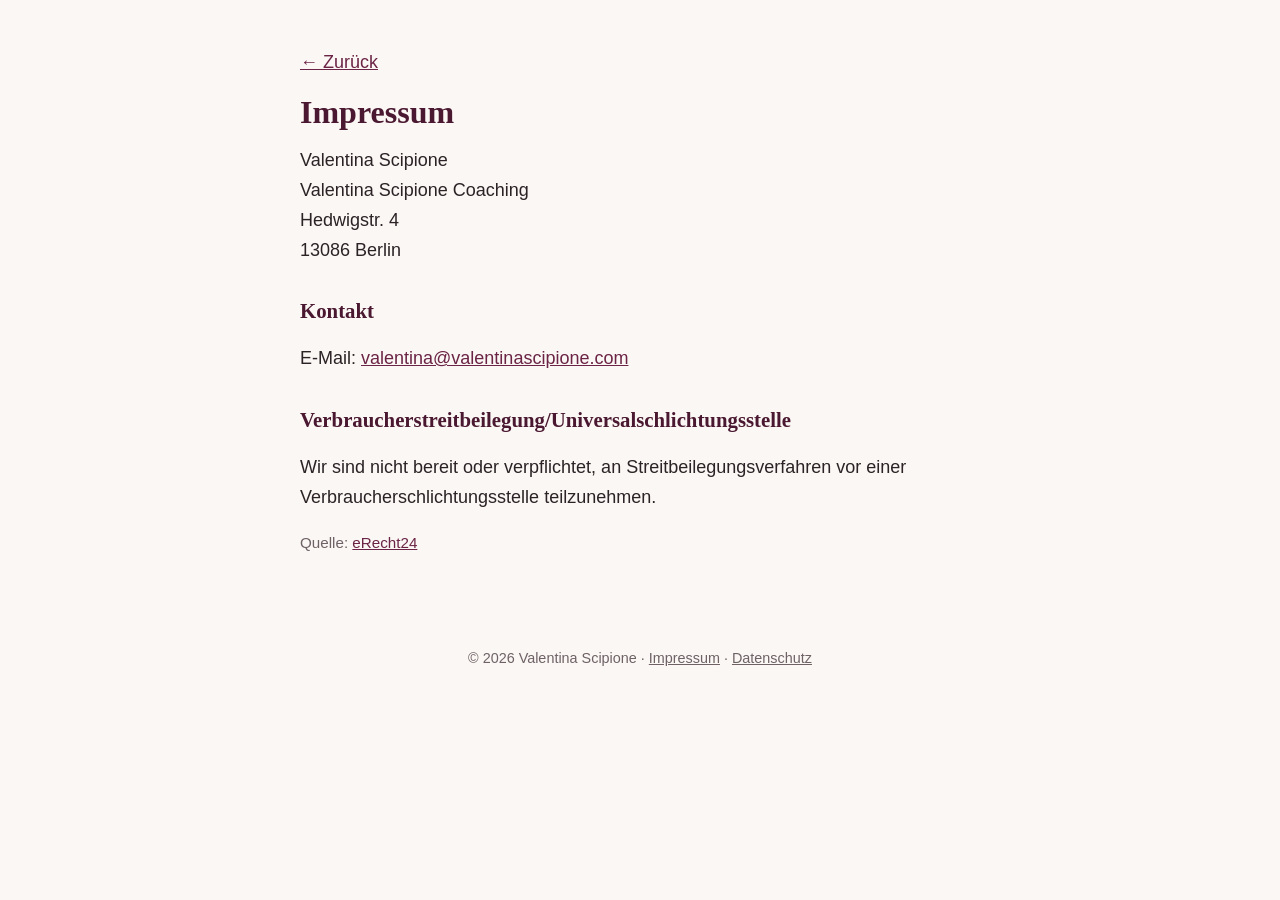
<file: impressum.html>
<!DOCTYPE html>
<html lang="de">
<head>
  <meta charset="utf-8">
  <meta name="viewport" content="width=device-width, initial-scale=1">
  <title>Impressum | Valentina Scipione</title>
  <meta name="robots" content="noindex">
  <link rel="stylesheet" href="styles.css">
</head>
<body>
  <main class="wrap legal">
    <p><a href="./">&larr; Zurück</a></p>
    <h1>Impressum</h1>
    <p>Valentina Scipione<br>Valentina Scipione Coaching<br>Hedwigstr. 4<br>13086 Berlin</p>

    <h2>Kontakt</h2>
    <p>E-Mail: <a href="mailto:valentina@valentinascipione.com">valentina@valentinascipione.com</a></p>

    <h2>Verbraucher&shy;streit&shy;beilegung/Universal&shy;schlichtungs&shy;stelle</h2>
    <p>Wir sind nicht bereit oder verpflichtet, an Streitbeilegungsverfahren vor einer Verbraucherschlichtungsstelle teilzunehmen.</p>

    <p class="small">Quelle: <a href="https://www.e-recht24.de">eRecht24</a></p>
  </main>
  <footer>
    <div class="wrap">
      &copy; 2026 Valentina Scipione &middot; <a href="impressum.html">Impressum</a> &middot; <a href="datenschutz.html">Datenschutz</a>
    </div>
  </footer>
</body>
</html>
</file>
<file: styles.css>
/* Valentina Scipione: shared styles. No external fonts or scripts, so the site sets no cookies. */

:root {
  --cream: #fbf7f4;
  --blush: #f4dfe1;
  --blush-deep: #e8c4c8;
  --plum: #6b2445;
  --plum-dark: #4a1830;
  --ink: #2b2326;
  --muted: #6e6266;
  --line: #ead9d6;
  --radius: 14px;
  --serif: "Iowan Old Style", "Palatino Linotype", Palatino, Georgia, "Times New Roman", serif;
  --sans: -apple-system, BlinkMacSystemFont, "Segoe UI", Roboto, "Helvetica Neue", Arial, sans-serif;
}

* { box-sizing: border-box; }
html { -webkit-text-size-adjust: 100%; }

body {
  margin: 0;
  background: var(--cream);
  color: var(--ink);
  font-family: var(--sans);
  font-size: 18px;
  line-height: 1.65;
}

a { color: var(--plum); }
a:hover { color: var(--plum-dark); }

.wrap { max-width: 720px; margin: 0 auto; padding: 0 20px; }

h1, h2, h3 { font-family: var(--serif); font-weight: 600; color: var(--plum-dark); }
h1 { font-size: clamp(2rem, 4.4vw, 2.9rem); line-height: 1.15; margin: 0 0 16px; }
h2 { font-size: 1.65rem; line-height: 1.3; margin: 0 0 20px; }
p { margin: 0 0 16px; }

/* Hero: text first, small photo next to the name */
.hero { background: var(--blush); padding: 56px 0 52px; }
.hero .wrap { max-width: 820px; position: relative; }
.hero-badge { position: absolute; top: -8px; right: 20px; width: 104px; height: 104px; }
.hero-badge + .eyebrow { padding-right: 120px; }
.eyebrow { display: flex; gap: 14px; align-items: center; margin-bottom: 24px; }
.eyebrow img { width: 76px; height: 76px; border-radius: 50%; object-fit: cover; object-position: top; flex-shrink: 0; }
a.eyebrow { width: fit-content; text-decoration: none; }
a.eyebrow:hover .name { text-decoration: underline; text-underline-offset: 3px; }
.name { font-family: var(--serif); font-size: 1.15rem; letter-spacing: 0.04em; margin: 0; color: var(--plum); }
.role { margin: 2px 0 0; color: var(--muted); font-size: 0.95rem; }
.creds { margin: 2px 0 0; color: var(--plum); font-size: 0.85rem; font-weight: 600; letter-spacing: 0.01em; }
.lead { font-size: 1.2rem; margin: 0 0 28px; }
.format { font-size: 0.95rem; color: var(--muted); margin: 14px 0 0; }

.button {
  display: inline-block;
  background: var(--plum);
  color: #fff;
  text-decoration: none;
  font-weight: 600;
  padding: 14px 28px;
  border-radius: 999px;
  transition: background 0.2s ease;
}
.button:hover, .button:focus-visible { background: var(--plum-dark); color: #fff; }

/* Sections */
section.wrap { padding: 56px 20px; }

.quotes { list-style: none; padding: 0; margin: 0 0 24px; }
.quotes li {
  font-family: var(--serif);
  font-style: italic;
  font-size: 1.25rem;
  color: var(--plum-dark);
  padding: 14px 0;
  border-bottom: 1px solid var(--line);
}

.story-band { background: #fff; }
.story {
  max-width: 1040px;
  margin: 0 auto;
  padding: 56px 20px;
  display: grid;
  grid-template-columns: 0.85fr 1.15fr;
  gap: 56px;
  align-items: start;
}
.story img {
  width: 100%;
  height: auto;
  aspect-ratio: 4 / 5;
  object-fit: cover;
  object-position: top;
  border-radius: 20px;
  position: sticky;
  top: 24px;
}

.list { padding-left: 1.2em; margin: 0; }
.list li { margin-bottom: 10px; }
.list li::marker { color: var(--plum); }

.steps { list-style: none; padding: 0; display: grid; grid-template-columns: repeat(3, 1fr); gap: 16px; margin: 28px 0; counter-reset: step; }
.steps li { background: #fff; border-radius: var(--radius); padding: 18px; counter-increment: step; }
.steps li::before { content: counter(step); display: block; font-family: var(--serif); color: var(--plum); font-size: 1.4rem; font-weight: 600; }

.callout { background: var(--blush); border-radius: var(--radius); padding: 18px 22px; font-size: 0.98rem; }

.cta {
  text-align: center;
  background: #fff;
  border-radius: var(--radius);
  padding: 40px 24px;
  margin: 0 0 48px;
  box-shadow: 0 4px 18px rgba(74, 24, 48, 0.06);
}
.cta p { max-width: 520px; margin-left: auto; margin-right: auto; }
.small { font-size: 0.95rem; color: var(--muted); margin-top: 18px; }

/* Footer */
footer { padding: 28px 0 40px; text-align: center; font-size: 0.9rem; color: var(--muted); }
footer a { color: var(--muted); }

/* Home page */
.home-links { display: grid; gap: 16px; }
.home-card {
  display: block;
  background: #fff;
  border-radius: var(--radius);
  padding: 20px 22px;
  text-decoration: none;
  color: var(--ink);
  box-shadow: 0 4px 18px rgba(74, 24, 48, 0.06);
}
.home-card strong { display: block; color: var(--plum-dark); font-family: var(--serif); font-size: 1.2rem; }
.home-card:hover { box-shadow: 0 6px 22px rgba(74, 24, 48, 0.12); }

/* Legal pages */
.legal { padding: 48px 20px; overflow-wrap: break-word; }
.legal h1 { font-size: 2rem; }
.legal h2 { font-size: 1.3rem; margin-top: 32px; }
.legal h3 { font-size: 1.1rem; margin: 24px 0 8px; }
.legal h4 { font-size: 1rem; margin: 16px 0 6px; }
.legal ul { padding-left: 1.2em; }

@media (max-width: 800px) {
  .hero { padding: 36px 0 40px; }
  .story { grid-template-columns: 1fr; gap: 28px; padding: 40px 20px; }
  .story img { position: static; max-width: 440px; }
  .steps { grid-template-columns: 1fr; }
}

@media (max-width: 600px) {
  .hero-badge { width: 60px; height: 60px; top: -20px; }
  .hero-badge + .eyebrow { padding-right: 0; padding-top: 40px; }
  .creds span { display: block; }
  .creds .sep { display: none; }
}

@media (max-width: 480px) {
  body { font-size: 17px; }
  section.wrap { padding: 40px 20px; }
}
</file>
